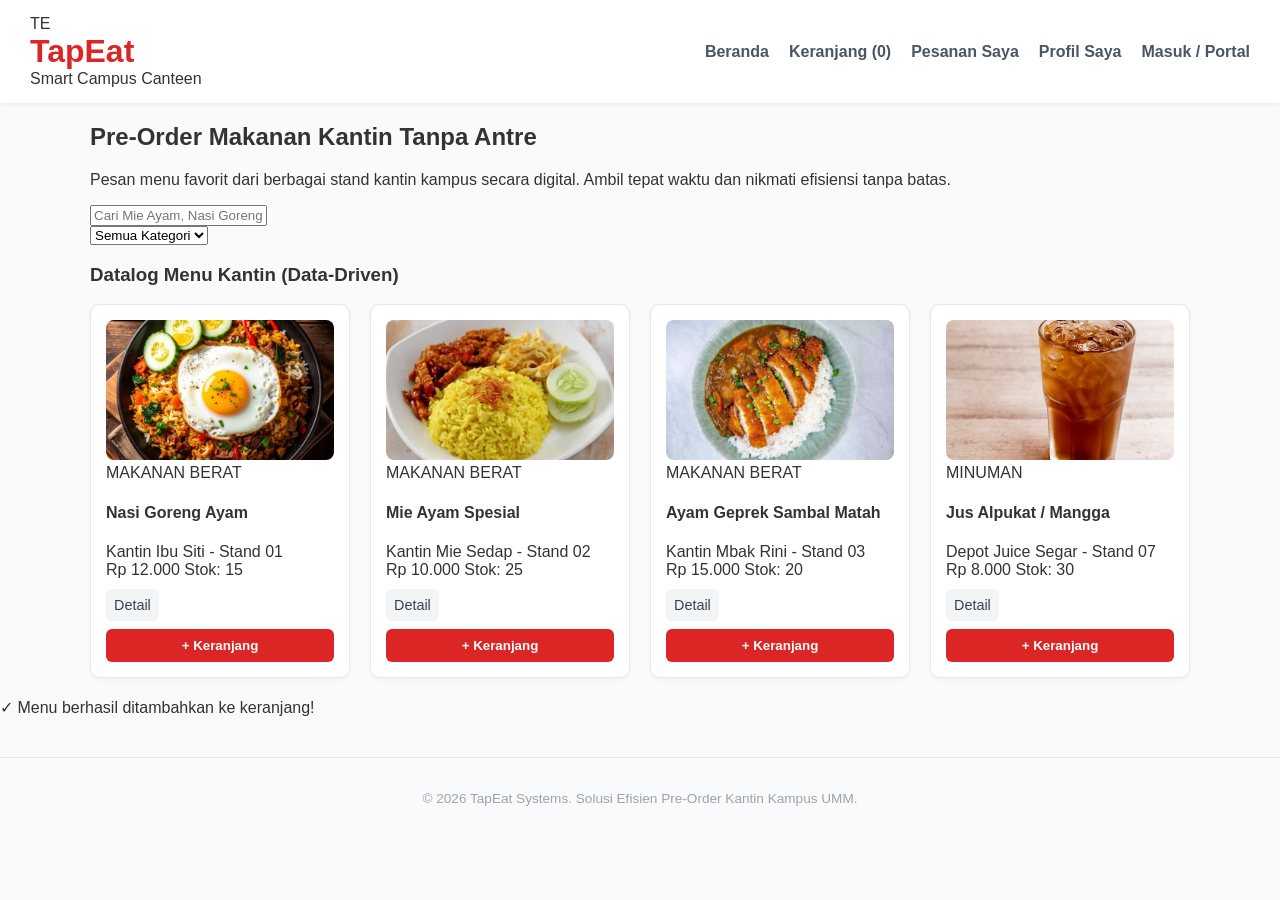
<file: index.html>
<!DOCTYPE html>
<html lang="id">
<head>
    <meta charset="UTF-8">
    <meta name="viewport" content="width=device-width, initial-scale=1.0">
    <title>TapEat - Smart Campus Canteen Pre-Order System</title>
    <link rel="stylesheet" href="src/css/style.css">
</head>
<body>

    <header>
        <div class="brand-container">
            <div class="brand-logo">TE</div>
            <div class="brand-name">
                <h1>TapEat</h1>
                <span>Smart Campus Canteen</span>
            </div>
        </div>
        <nav>
            <ul>
                <li><a href="index.html" class="active">Beranda</a></li>
                <li><a href="src/html/keranjang.html" id="cart-link">Keranjang (0)</a></li>
                <li><a href="src/html/status.html">Pesanan Saya</a></li>
                <li><a href="src/html/profile.html">Profil Saya</a></li>
                <li><a href="src/html/login.html" class="btn-auth-nav">Masuk / Portal</a></li>
            </ul>
        </nav>
    </header>

    <main class="main-container">
        
        <section class="hero-banner">
            <div class="hero-content">
                <h2>Pre-Order Makanan Kantin Tanpa Antre</h2>
                <p>Pesan menu favorit dari berbagai stand kantin kampus secara digital. Ambil tepat waktu dan nikmati efisiensi tanpa batas.</p>
            </div>
        </section>

        <section class="search-section">
            <div class="search-input-wrap">
                <input type="text" id="search-input" placeholder="Cari Mie Ayam, Nasi Goreng, Jus...">
            </div>
            <div class="filter-select-wrap">
                <select id="category-select">
                    <option value="">Semua Kategori</option>
                    <option value="makanan-berat">Makanan Berat</option>
                    <option value="camilan">Camilan</option>
                    <option value="minuman">Minuman</option>
                </select>
            </div>
        </section>

        <section>
            <div class="catalog-header">
                <h3>Datalog Menu Kantin (Data-Driven)</h3>
            </div>
            
            <!-- Container untuk Render Data dari API -->
            <div class="menu-grid" id="menu-container"></div>

            <div id="empty-message" style="display:none; text-align:center; padding:30px;">
                <p>🍽️ Maaf, menu makanan yang Anda cari tidak ditemukan.</p>
            </div>
        </section>
    </main>

    <div id="toast-notification">✓ Menu berhasil ditambahkan ke keranjang!</div>
    <footer><p>&copy; 2026 TapEat Systems. Solusi Efisien Pre-Order Kantin Kampus UMM.</p></footer>

    <!-- Connect ke Script Async/Await API -->
    <script src="src/js/main.js"></script>
</body>
</html>
</file>
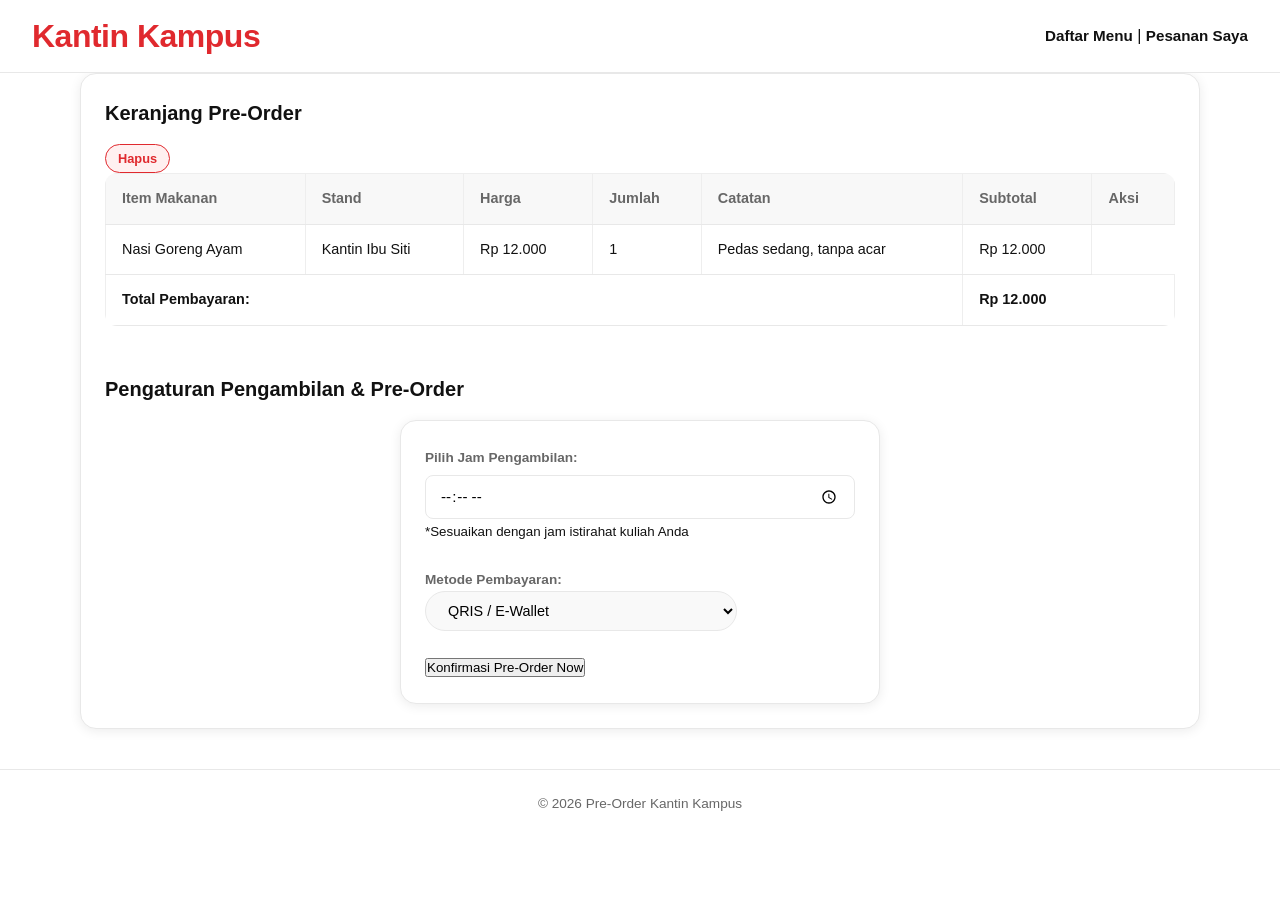
<file: keranjang.html>
<!DOCTYPE html>
<html lang="id">
<head>
    <meta charset="UTF-8">
    <meta name="viewport" content="width=device-width, initial-scale=1.0">
    <title>Keranjang Belanja - Pre-Order Kantin Kampus</title>
    <link rel="stylesheet" href="Assets/style.css">
</head>
<body>
    <header>
        <h1>Kantin Kampus</h1>
        <nav>
            <a href="index.html">Daftar Menu</a> | 
            <a href="status.html">Pesanan Saya</a>
        </nav>
    </header>

    <hr>
    <main class="cart-section">
        <h2>Keranjang Pre-Order</h2>
        
        <table class="cart-table" border="1" cellpadding="8" cellspacing="0">
            <thead>
                <tr>
                    <th>Item Makanan</th>
                    <th>Stand</th>
                    <th>Harga</th>
                    <th>Jumlah</th>
                    <th>Catatan</th>
                    <th>Subtotal</th>
                    <th>Aksi</th>
                </tr>
            </thead>
            <tbody>
                <tr>
                    <td>Nasi Goreng Ayam</td>
                    <td>Kantin Ibu Siti</td>
                    <td>Rp 12.000</td>
                    <td>1</td>
                    <td>Pedas sedang, tanpa acar</td>
                    <td>Rp 12.000</td>
                    <button type="button" class="btn-delete">Hapus</button>
            </tbody>
            <tfoot>
                <tr>
                    <td colspan="5" align="right"><strong>Total Pembayaran:</strong></td>
                    <td colspan="2"><strong>Rp 12.000</strong></td>
                </tr>
            </tfoot>
        </table>

        <br><hr><br>

        <h3>Pengaturan Pengambilan & Pre-Order</h3>
        <form action="status.html" method="GET">
            <div>
                <label for="jam-ambil">Pilih Jam Pengambilan:</label><br>
                <input type="time" id="jam-ambil" name="jam_ambil" min="08:00" max="16:00" required>
                <small>*Sesuaikan dengan jam istirahat kuliah Anda</small>
            </div>
            <br>
            <div>
                <label for="metode-bayar">Metode Pembayaran:</label><br>
                <select id="metode-bayar" name="metode_bayar" required>
                    <option value="qris">QRIS / E-Wallet</option>
                    <option value="tunai">Bayar Tunai di Stand saat Pengambilan</option>
                </select>
            </div>
            <br>
            <button type="submit">Konfirmasi Pre-Order Now</button>
        </form>
    </main>
    <hr>

    <footer>
        <p>&copy; 2026 Pre-Order Kantin Kampus</p>
    </footer>
</body>
</html>
</file>
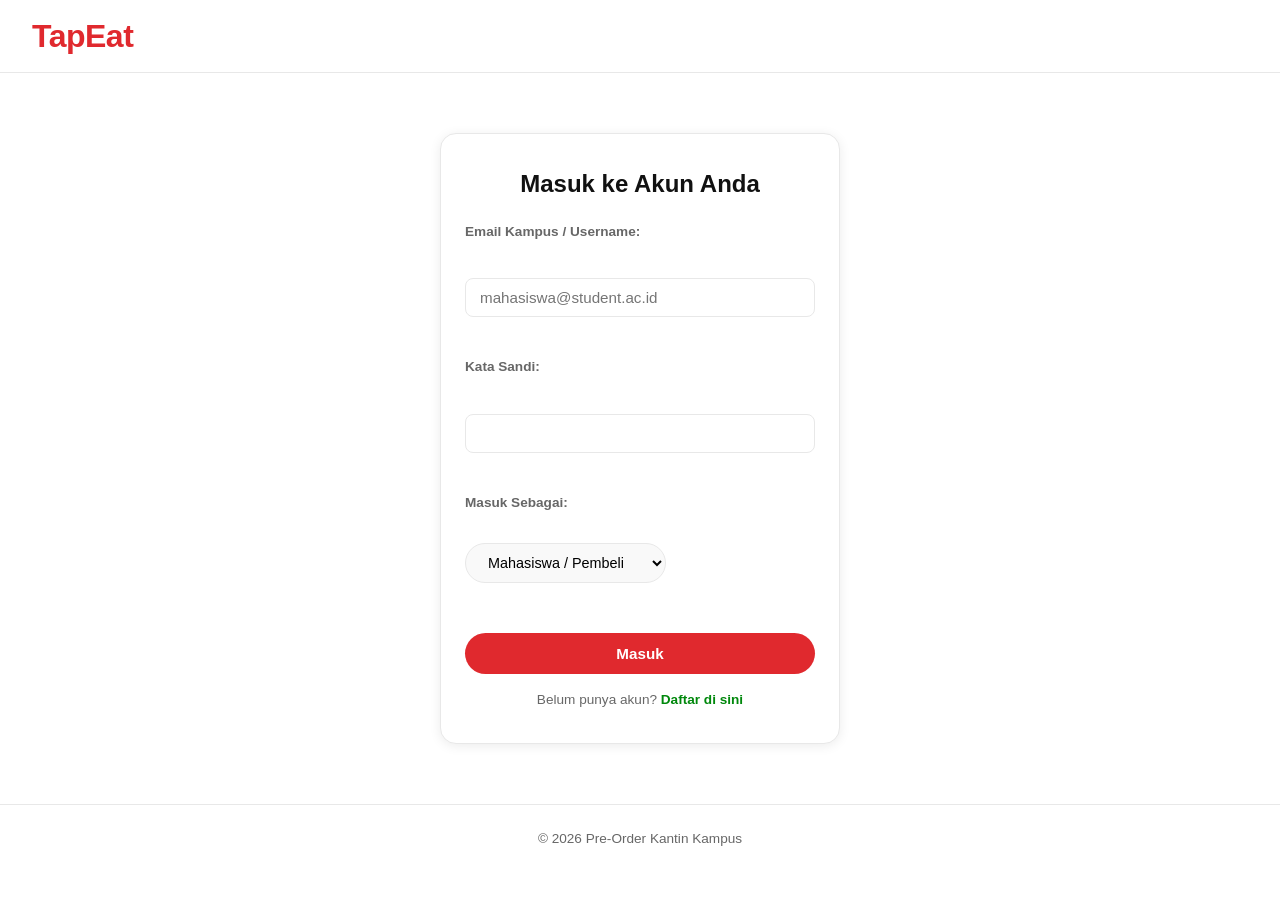
<file: login.html>
<!DOCTYPE html>
<html lang="id">
<head>
    <meta charset="UTF-8">
    <meta name="viewport" content="width=device-width, initial-scale=1.0">
    <title>Login - Pre-Order Kantin Kampus</title>
    <link rel="stylesheet" href="Assets/style.css">
</head>
<body>
    <header>
        <h1>TapEat</h1>
    </header>
    <hr>
    <main class="login-container">
        <section>
            <h2>Masuk ke Akun Anda</h2>
            <form action="index.html" method="GET">
                <div>
                    <label for="email">Email Kampus / Username:</label><br>
                    <input type="email" id="email" name="email" placeholder="mahasiswa@student.ac.id" required>
                </div>
                <br>
                <div>
                    <label for="password">Kata Sandi:</label><br>
                    <input type="password" id="password" name="password" required>
                </div>
                <br>
                <div>
                    <label for="role">Masuk Sebagai:</label><br>
                    <select id="role" name="role">
                        <option value="mahasiswa">Mahasiswa / Pembeli</option>
                        <option value="penjual">Penjual / Stand Kantin</option>
                    </select>
                </div>
                <br>
                <button type="submit">Masuk</button>
            </form>
            <p>Belum punya akun? <a href="register.html">Daftar di sini</a></p>
        </section>
    </main>
    <hr>
    <footer>
        <p>&copy; 2026 Pre-Order Kantin Kampus</p>
    </footer>
</body>
</html>
</file>
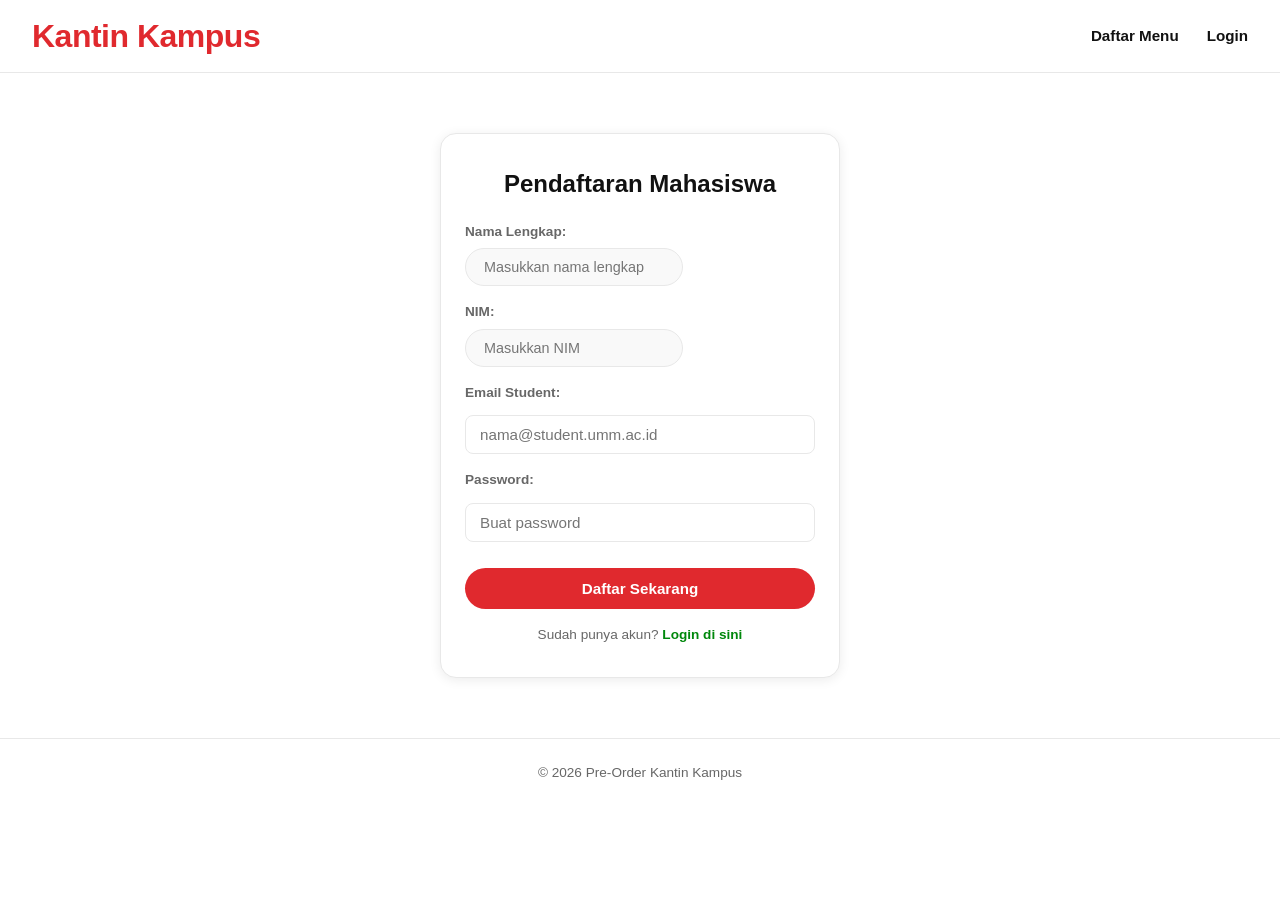
<file: register.html>
<!DOCTYPE html>
<html lang="id">
<head>
    <meta charset="UTF-8">
    <meta name="viewport" content="width=device-width, initial-scale=1.0">
    <title>Pendaftaran Mahasiswa - Pre-Order Kantin Kampus</title>
    <link rel="stylesheet" href="Assets/style.css">
</head>
<body>
    <header>
        <h1>Kantin Kampus</h1>
        <nav>
            <ul>
                <li><a href="index.html">Daftar Menu</a></li>
                <li><a href="login.html">Login</a></li>
            </ul>
        </nav>
    </header>

    <!-- GUNAKAN CLASS login-container DI SINI -->
    <main class="login-container">
        <h2>Pendaftaran Mahasiswa</h2>

        <form action="login.html" method="POST">
            <div>
                <label for="nama">Nama Lengkap:</label>
                <input type="text" id="nama" name="nama" required placeholder="Masukkan nama lengkap">
            </div>

            <div>
                <label for="nim">NIM:</label>
                <input type="text" id="nim" name="nim" required placeholder="Masukkan NIM">
            </div>

            <div>
                <label for="email">Email Student:</label>
                <input type="email" id="email" name="email" required placeholder="nama@student.umm.ac.id">
            </div>

            <div>
                <label for="password">Password:</label>
                <input type="password" id="password" name="password" required placeholder="Buat password">
            </div>

            <button type="submit">Daftar Sekarang</button>
        </form>

        <p>Sudah punya akun? <a href="login.html">Login di sini</a></p>
    </main>

    <footer>
        <p>&copy; 2026 Pre-Order Kantin Kampus</p>
    </footer>
</body>
</html>
</file>
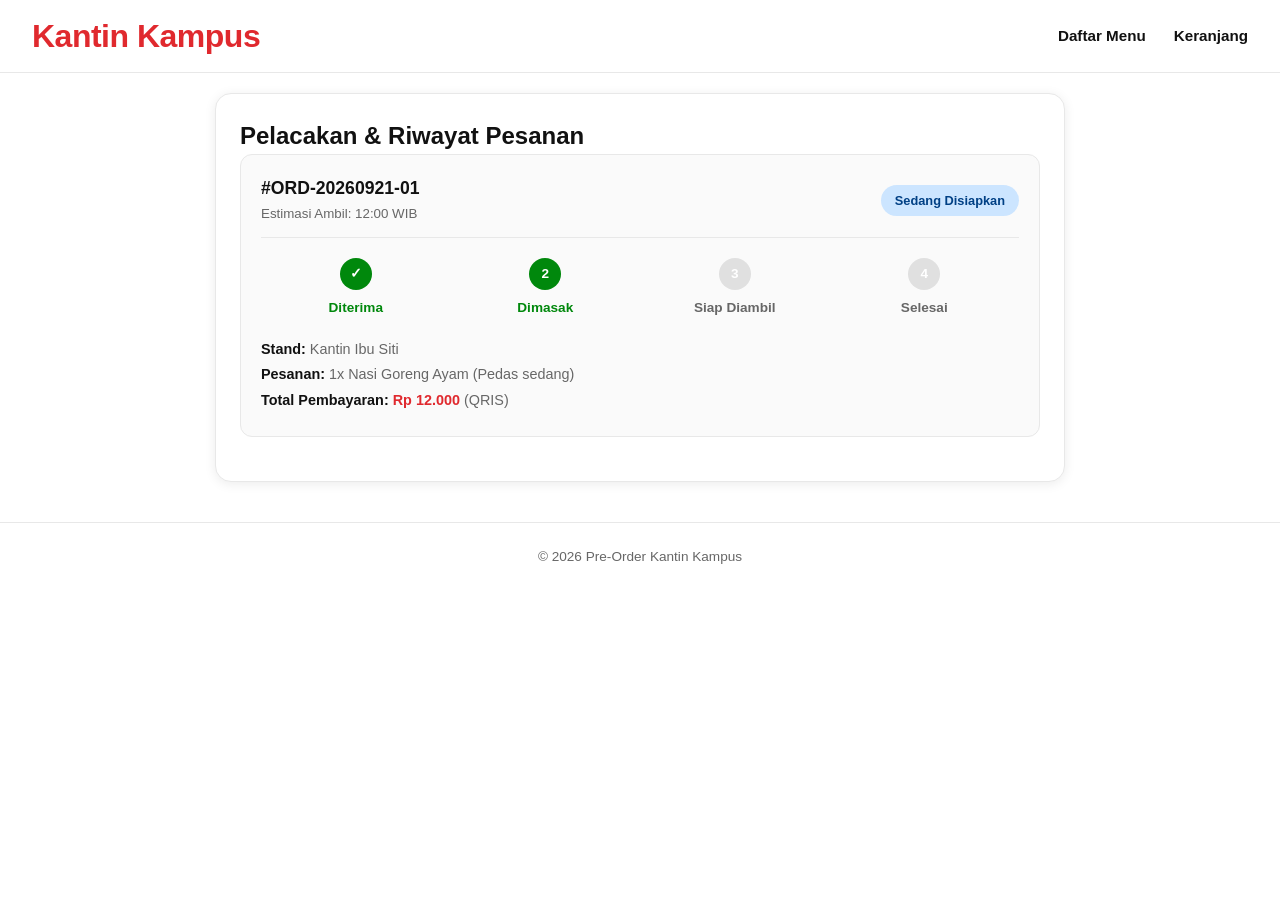
<file: status.html>
<!DOCTYPE html>
<html lang="id">
<head>
    <meta charset="UTF-8">
    <meta name="viewport" content="width=device-width, initial-scale=1.0">
    <title>Status Pesanan - Pre-Order Kantin Kampus</title>
    <!-- LINK CSS -->
    <link rel="stylesheet" href="Assets/style.css">
</head>
<body>
    <header>
        <h1>Kantin Kampus</h1>
        <nav>
            <ul>
                <li><a href="index.html">Daftar Menu</a></li>
                <li><a href="keranjang.html">Keranjang</a></li>
            </ul>
        </nav>
    </header>

    <main class="status-container">
        <h2>Pelacakan & Riwayat Pesanan</h2>

        <!-- KARTU PESANAN AKTIF -->
        <div class="status-card">
            <div class="status-header">
                <div>
                    <h3>#ORD-20260921-01</h3>
                    <small style="color: var(--text-muted);">Estimasi Ambil: 12:00 WIB</small>
                </div>
                <span class="badge-status badge-process">Sedang Disiapkan</span>
            </div>

            <!-- TIMELINE STATUS -->
            <div class="order-steps">
                <div class="step-item active">
                    <div class="icon">✓</div>
                    <span>Diterima</span>
                </div>
                <div class="step-item active">
                    <div class="icon">2</div>
                    <span>Dimasak</span>
                </div>
                <div class="step-item">
                    <div class="icon">3</div>
                    <span>Siap Diambil</span>
                </div>
                <div class="step-item">
                    <div class="icon">4</div>
                    <span>Selesai</span>
                </div>
            </div>

            <div class="order-detail-list">
                <p><strong>Stand:</strong> Kantin Ibu Siti</p>
                <p><strong>Pesanan:</strong> 1x Nasi Goreng Ayam (Pedas sedang)</p>
                <p><strong>Total Pembayaran:</strong> <strong style="color: var(--primary-red);">Rp 12.000</strong> (QRIS)</p>
            </div>
        </div>
    </main>

    <footer>
        <p>&copy; 2026 Pre-Order Kantin Kampus</p>
    </footer>
</body>
</html>
</file>
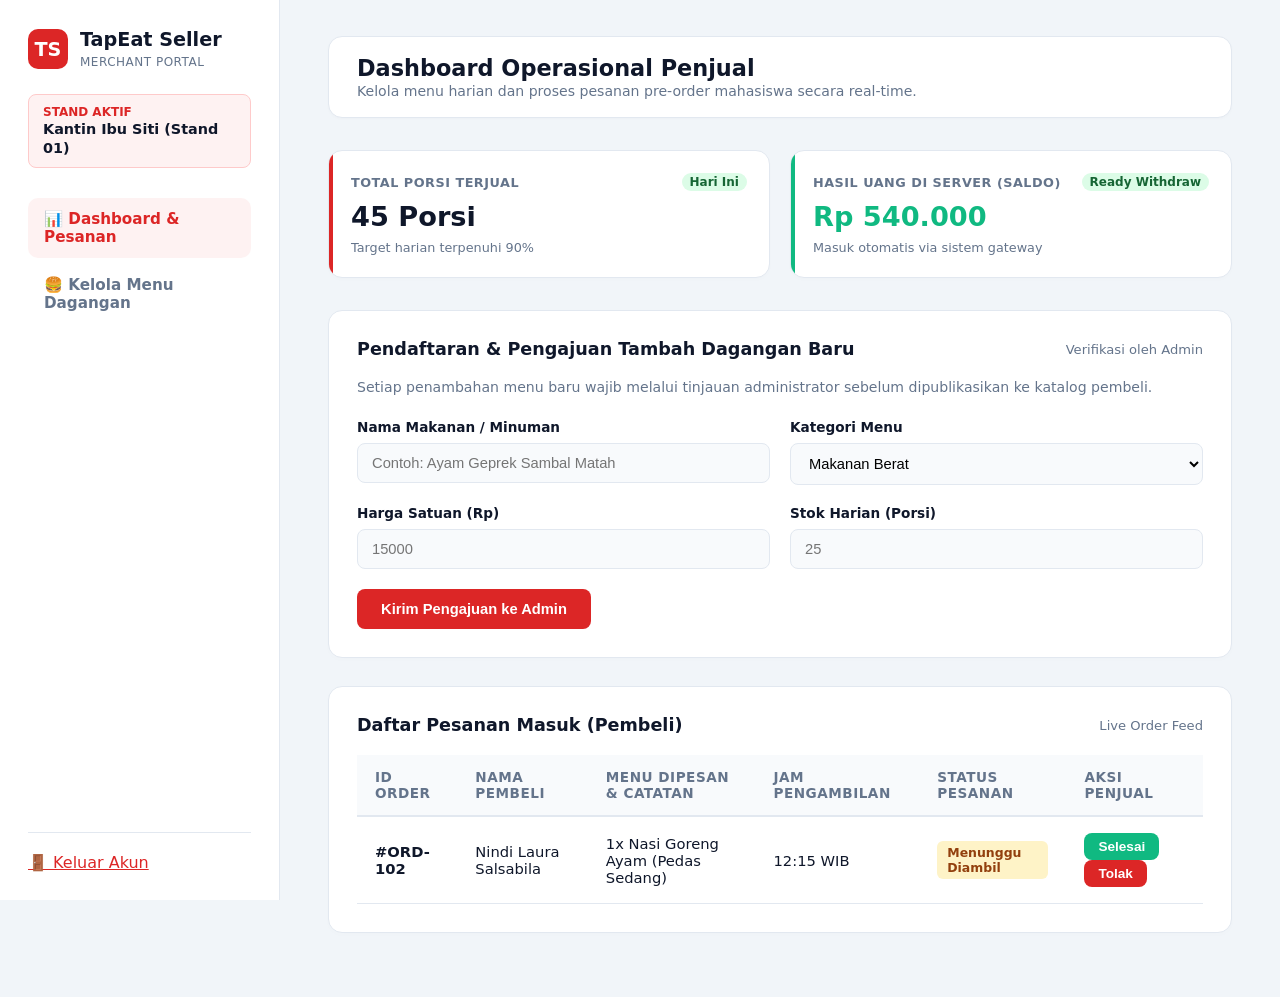
<file: Penjual/dashboard.html>
<!DOCTYPE html>
<html lang="id">
<head>
    <meta charset="UTF-8">
    <meta name="viewport" content="width=device-width, initial-scale=1.0">
    <title>Enterprise Seller Dashboard - TapEat</title>
    <style>
        :root { 
            --primary: #dc2626; 
            --primary-hover: #b91c1c; 
            --bg-body: #f1f5f9; 
            --surface: #ffffff; 
            --text-main: #0f172a; 
            --text-muted: #64748b; 
            --border: #e2e8f0;
            --success: #10b981;
        }

        body { 
            font-family: 'Segoe UI', system-ui, -apple-system, sans-serif; 
            background-color: var(--bg-body); 
            color: var(--text-main); 
            margin: 0; 
            padding: 0; 
            display: flex; 
            min-height: 100vh; 
        }
        
        /* Sidebar Professional */
        aside { 
            width: 280px; 
            background: var(--surface); 
            border-right: 1px solid var(--border); 
            display: flex; 
            flex-direction: column; 
            padding: 28px; 
            position: fixed; 
            height: 100%; 
            box-sizing: border-box; 
            z-index: 50;
        }
        .brand-box { display: flex; align-items: center; gap: 12px; margin-bottom: 24px; }
        .brand-logo { background: var(--primary); color: white; width: 40px; height: 40px; border-radius: 10px; display: flex; align-items: center; justify-content: center; font-weight: 700; font-size: 1.2rem; }
        .brand-title h2 { color: var(--text-main); font-size: 1.2rem; font-weight: 700; margin: 0; }
        .brand-title span { font-size: 0.75rem; color: var(--text-muted); font-weight: 500; text-transform: uppercase; letter-spacing: 0.5px; }
        
        .stand-badge-box { background: #fef2f2; border: 1px solid #fecaca; padding: 10px 14px; border-radius: 8px; margin-bottom: 30px; }
        .stand-badge-box span { display: block; font-size: 0.75rem; color: var(--primary); font-weight: 700; text-transform: uppercase; }
        .stand-badge-box strong { font-size: 0.9rem; color: var(--text-main); }

        aside nav a { 
            display: flex; 
            align-items: center; 
            gap: 12px; 
            padding: 12px 16px; 
            color: var(--text-muted); 
            text-decoration: none; 
            font-weight: 600; 
            font-size: 0.95rem;
            border-radius: 10px; 
            margin-bottom: 6px; 
            transition: all 0.2s ease; 
        }
        aside nav a.active, aside nav a:hover { background-color: #fef2f2; color: var(--primary); }
        aside .sidebar-footer { margin-top: auto; padding-top: 20px; border-top: 1px solid var(--border); }

        /* Main Workspace */
        .main-content { margin-left: 280px; flex: 1; padding: 36px 48px; box-sizing: border-box; }
        
        /* Top Header */
        .top-header { display: flex; justify-content: space-between; align-items: center; margin-bottom: 32px; background: var(--surface); padding: 18px 28px; border-radius: 14px; border: 1px solid var(--border); box-shadow: 0 1px 3px rgba(0,0,0,0.02); }
        .top-header h1 { font-size: 1.4rem; font-weight: 700; margin: 0; color: var(--text-main); }
        .top-header p { color: var(--text-muted); margin: 2px 0 0 0; font-size: 0.88rem; }

        /* Stats Grid */
        .stats-grid { display: grid; grid-template-columns: repeat(auto-fit, minmax(240px, 1fr)); gap: 20px; margin-bottom: 32px; }
        .stat-card { background: var(--surface); border: 1px solid var(--border); border-radius: 14px; padding: 22px; box-shadow: 0 2px 4px rgba(0,0,0,0.01); position: relative; overflow: hidden; }
        .stat-card::before { content: ''; position: absolute; top: 0; left: 0; width: 4px; height: 100%; background: var(--primary); }
        .stat-card.success::before { background: var(--success); }
        
        .stat-header { display: flex; justify-content: space-between; align-items: center; margin-bottom: 10px; }
        .stat-header h4 { margin: 0; color: var(--text-muted); font-size: 0.8rem; font-weight: 700; text-transform: uppercase; letter-spacing: 0.5px; }
        .stat-badge { font-size: 0.75rem; padding: 2px 8px; border-radius: 20px; font-weight: 600; background: #dcfce7; color: #166534; }
        .stat-card p { margin: 0; font-size: 1.7rem; font-weight: 800; color: var(--text-main); }
        .stat-footer { margin-top: 8px; font-size: 0.8rem; color: var(--text-muted); }

        /* Card Box & Form Grid */
        .card-box { background: var(--surface); border: 1px solid var(--border); border-radius: 14px; padding: 28px; box-shadow: 0 2px 6px rgba(0,0,0,0.01); margin-bottom: 28px; }
        .card-header-flex { display: flex; justify-content: space-between; align-items: center; margin-bottom: 20px; }
        .card-box h3 { margin: 0; font-size: 1.1rem; font-weight: 700; color: var(--text-main); }
        
        .form-grid { display: grid; grid-template-columns: repeat(2, 1fr); gap: 20px; margin-bottom: 20px; }
        .form-group { display: flex; flex-direction: column; }
        .form-group label { font-weight: 600; font-size: 0.85rem; margin-bottom: 8px; color: var(--text-main); }
        .form-group input, .form-group select { padding: 11px 14px; border: 1px solid var(--border); border-radius: 8px; font-size: 0.92rem; outline: none; background: #f8fafc; transition: border-color 0.2s; }
        .form-group input:focus, .form-group select:focus { border-color: var(--primary); background: #ffffff; }

        .btn-submit { background-color: var(--primary); color: white; border: none; padding: 12px 24px; border-radius: 8px; font-weight: 600; font-size: 0.92rem; cursor: pointer; transition: filter 0.2s; }
        .btn-submit:hover { filter: brightness(0.9); }

        /* Tables */
        .data-table { width: 100%; border-collapse: collapse; text-align: left; font-size: 0.92rem; }
        .data-table th { background-color: #f8fafc; padding: 14px 18px; border-bottom: 2px solid var(--border); font-weight: 600; color: var(--text-muted); font-size: 0.85rem; text-transform: uppercase; letter-spacing: 0.5px; }
        .data-table td { padding: 16px 18px; border-bottom: 1px solid var(--border); color: var(--text-main); vertical-align: middle; }
        .data-table tr:hover { background-color: #f8fafc; }

        .status-badge { display: inline-block; padding: 4px 10px; border-radius: 6px; font-size: 0.78rem; font-weight: 600; background: #fef3c7; color: #92400e; }
        
        .btn-action { padding: 6px 14px; border-radius: 8px; font-weight: 600; font-size: 0.85rem; cursor: pointer; border: none; transition: filter 0.2s; }
        .btn-action:hover { filter: brightness(0.9); }
        .btn-done { background-color: var(--success); color: white; margin-right: 6px; }
        .btn-reject { background-color: var(--primary); color: white; }

        /* Toast Notification */
        #toast-notification { visibility: hidden; min-width: 280px; background-color: #0f172a; color: #fff; text-align: center; border-radius: 10px; padding: 14px 22px; position: fixed; z-index: 1000; right: 30px; bottom: 30px; font-size: 0.92rem; box-shadow: 0 10px 25px rgba(0,0,0,0.15); border-left: 4px solid var(--success); }
        #toast-notification.show { visibility: visible; animation: fadein 0.3s, fadeout 0.3s 2.2s; }
        @keyframes fadein { from {bottom: 0; opacity: 0;} to {bottom: 30px; opacity: 1;} }
        @keyframes fadeout { from {bottom: 30px; opacity: 1;} to {bottom: 0; opacity: 0;} }
    </style>
</head>
<body>

    <!-- Sidebar Penjual Profesional -->
    <aside>
        <div class="brand-box">
            <div class="brand-logo">TS</div>
            <div class="brand-title">
                <h2>TapEat Seller</h2>
                <span>Merchant Portal</span>
            </div>
        </div>
        
        <div class="stand-badge-box">
            <span>Stand Aktif</span>
            <strong>Kantin Ibu Siti (Stand 01)</strong>
        </div>

        <nav>
            <a href="dashboard.html" class="active">📊 Dashboard & Pesanan</a>
            <a href="menu.html">🍔 Kelola Menu Dagangan</a>
        </nav>
        <div class="sidebar-footer">
            <a href="../src/html/login.html" style="color: var(--primary);">🚪 Keluar Akun</a>
        </div>
    </aside>

    <!-- Workspace Utama Penjual -->
    <main class="main-content">
        
        <!-- Top Header -->
        <div class="top-header">
            <div>
                <h1>Dashboard Operasional Penjual</h1>
                <p>Kelola menu harian dan proses pesanan pre-order mahasiswa secara real-time.</p>
            </div>
        </div>

        <!-- Statistik Kartu Korporat -->
        <div class="stats-grid">
            <div class="stat-card">
                <div class="stat-header">
                    <h4>Total Porsi Terjual</h4>
                    <span class="stat-badge">Hari Ini</span>
                </div>
                <p>45 Porsi</p>
                <div class="stat-footer">Target harian terpenuhi 90%</div>
            </div>
            <div class="stat-card success">
                <div class="stat-header">
                    <h4>Hasil Uang di Server (Saldo)</h4>
                    <span class="stat-badge">Ready Withdraw</span>
                </div>
                <p style="color: var(--success);">Rp 540.000</p>
                <div class="stat-footer">Masuk otomatis via sistem gateway</div>
            </div>
        </div>

        <!-- Form Tambah Menu Proporsional & Rapi -->
        <div class="card-box">
            <div class="card-header-flex">
                <h3>Pendaftaran & Pengajuan Tambah Dagangan Baru</h3>
                <span style="font-size: 0.82rem; color: var(--text-muted);">Verifikasi oleh Admin</span>
            </div>
            <p style="color: var(--text-muted); font-size: 0.88rem; margin-top: 0; margin-bottom: 24px;">
                Setiap penambahan menu baru wajib melalui tinjauan administrator sebelum dipublikasikan ke katalog pembeli.
            </p>
            <form onsubmit="event.preventDefault(); showToast('✓ Menu berhasil diajukan untuk diverifikasi Admin!');">
                <div class="form-grid">
                    <div class="form-group">
                        <label>Nama Makanan / Minuman</label>
                        <input type="text" placeholder="Contoh: Ayam Geprek Sambal Matah" required>
                    </div>
                    <div class="form-group">
                        <label>Kategori Menu</label>
                        <select required>
                            <option value="makanan-berat">Makanan Berat</option>
                            <option value="camilan">Camilan</option>
                            <option value="minuman">Minuman</option>
                        </select>
                    </div>
                    <div class="form-group">
                        <label>Harga Satuan (Rp)</label>
                        <input type="number" placeholder="15000" required>
                    </div>
                    <div class="form-group">
                        <label>Stok Harian (Porsi)</label>
                        <input type="number" placeholder="25" required>
                    </div>
                </div>
                <button type="submit" class="btn-submit">Kirim Pengajuan ke Admin</button>
            </form>
        </div>

        <!-- Daftar Pesanan Pembeli -->
        <div class="card-box">
            <div class="card-header-flex">
                <h3>Daftar Pesanan Masuk (Pembeli)</h3>
                <span style="font-size: 0.82rem; color: var(--text-muted);">Live Order Feed</span>
            </div>
            <div style="overflow-x: auto;">
                <table class="data-table">
                    <thead>
                        <tr>
                            <th>ID Order</th>
                            <th>Nama Pembeli</th>
                            <th>Menu Dipesan & Catatan</th>
                            <th>Jam Pengambilan</th>
                            <th>Status Pesanan</th>
                            <th>Aksi Penjual</th>
                        </tr>
                    </thead>
                    <tbody>
                        <tr>
                            <td style="font-weight: 600;">#ORD-102</td>
                            <td>Nindi Laura Salsabila</td>
                            <td>1x Nasi Goreng Ayam (Pedas Sedang)</td>
                            <td>12:15 WIB</td>
                            <td><span class="status-badge">Menunggu Diambil</span></td>
                            <td>
                                <button class="btn-action btn-done" onclick="showToast('✓ Pesanan berhasil diselesaikan!')">Selesai</button>
                                <button class="btn-action btn-reject" onclick="showToast('Pesanan berhasil ditolak.')">Tolak</button>
                            </td>
                        </tr>
                    </tbody>
                </table>
            </div>
        </div>
    </main>

    <!-- Toast Notification -->
    <div id="toast-notification">Notifikasi Berhasil</div>

    <script>
        function showToast(message) {
            const toast = document.getElementById('toast-notification');
            toast.textContent = message;
            toast.className = "show";
            setTimeout(() => { toast.className = toast.className.replace("show", ""); }, 2200);
        }
    </script>
</body>
</html>
</file>
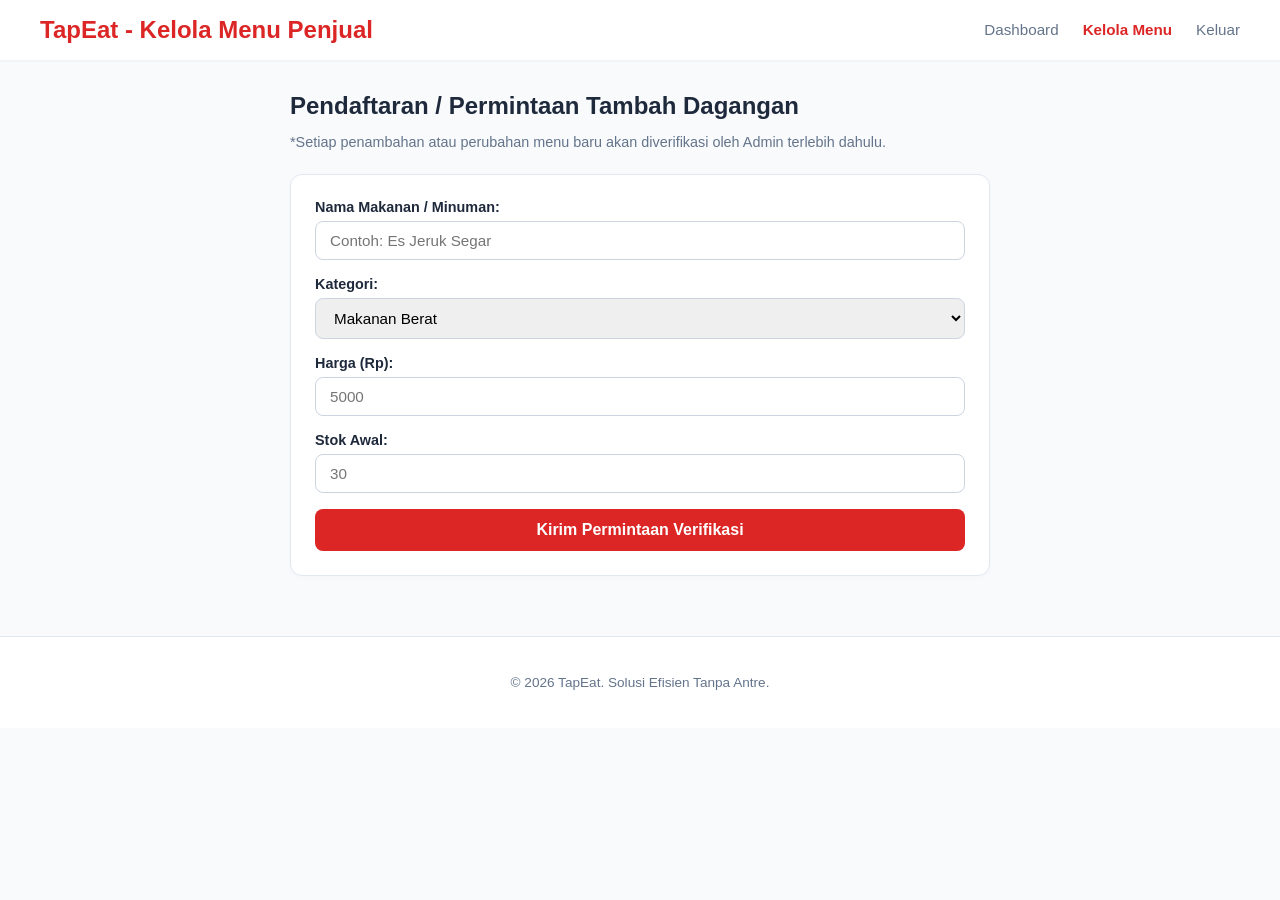
<file: Penjual/menu.html>
<!DOCTYPE html>
<html lang="id">
<head>
    <meta charset="UTF-8">
    <meta name="viewport" content="width=device-width, initial-scale=1.0">
    <title>Kelola Menu Penjual - TapEat</title>
    <link rel="stylesheet" href="../src/css/style.css">
    <style>
        :root { --primary-color: #dc2626; --primary-hover: #b91c1c; --bg-body: #f8fafc; --text-main: #1e293b; --text-muted: #64748b; }
        body { font-family: 'Segoe UI', Tahoma, Geneva, Verdana, sans-serif; background-color: var(--bg-body); color: var(--text-main); margin: 0; padding: 0; }
        header { background-color: #ffffff; padding: 16px 40px; display: flex; justify-content: space-between; align-items: center; box-shadow: 0 1px 3px rgba(0,0,0,0.05); }
        header h1 { color: var(--primary-color); font-size: 1.5rem; font-weight: 700; margin: 0; }
        header nav ul { list-style: none; display: flex; gap: 24px; margin: 0; padding: 0; align-items: center; }
        header nav ul li a { text-decoration: none; color: var(--text-muted); font-weight: 500; font-size: 0.95rem; }
        .main-container { max-width: 700px; margin: 32px auto; padding: 0 20px; }
        .card-box { background: #ffffff; border: 1px solid #e2e8f0; border-radius: 12px; padding: 24px; box-shadow: 0 2px 6px rgba(0,0,0,0.02); }
        .form-group { margin-bottom: 16px; }
        .form-group label { display: block; font-weight: 600; font-size: 0.9rem; margin-bottom: 6px; }
        .form-group input, .form-group select { width: 100%; padding: 10px 14px; border: 1px solid #cbd5e1; border-radius: 8px; font-size: 0.95rem; box-sizing: border-box; }
        .btn-submit { background-color: var(--primary-color); color: white; border: none; width: 100%; padding: 12px; border-radius: 8px; font-weight: 600; font-size: 1rem; cursor: pointer; }
        
        #toast-notification { visibility: hidden; min-width: 250px; background-color: #1e293b; color: #fff; text-align: center; border-radius: 8px; padding: 14px 20px; position: fixed; z-index: 1000; right: 30px; bottom: 30px; font-size: 0.95rem; box-shadow: 0 4px 12px rgba(0,0,0,0.15); }
        #toast-notification.show { visibility: visible; animation: fadein 0.3s, fadeout 0.3s 2.2s; }
        @keyframes fadein { from {bottom: 0; opacity: 0;} to {bottom: 30px; opacity: 1;} }
        @keyframes fadeout { from {bottom: 30px; opacity: 1;} to {bottom: 0; opacity: 0;} }

        footer { text-align: center; padding: 24px; color: var(--text-muted); font-size: 0.85rem; margin-top: 60px; border-top: 1px solid #e2e8f0; background: #ffffff; }
    </style>
</head>
<body>
    <header>
        <h1>TapEat - Kelola Menu Penjual</h1>
        <nav>
            <ul>
                <li><a href="dashboard.html">Dashboard</a></li>
                <li><a href="menu.html" style="color: var(--primary-color); font-weight: 600;">Kelola Menu</a></li>
                <li><a href="../src/html/login.html">Keluar</a></li>
            </ul>
        </nav>
    </header>

    <main class="main-container">
        <h2 style="margin-bottom: 8px;">Pendaftaran / Permintaan Tambah Dagangan</h2>
        <p style="color: var(--text-muted); font-size: 0.9rem; margin-bottom: 24px;">*Setiap penambahan atau perubahan menu baru akan diverifikasi oleh Admin terlebih dahulu.</p>

        <div class="card-box">
            <form onsubmit="event.preventDefault(); showToast('✓ Permintaan terkirim ke Admin untuk diverifikasi!');">
                <div class="form-group">
                    <label>Nama Makanan / Minuman:</label>
                    <input type="text" placeholder="Contoh: Es Jeruk Segar" required>
                </div>
                <div class="form-group">
                    <label>Kategori:</label>
                    <select required>
                        <option value="makanan-berat">Makanan Berat</option>
                        <option value="camilan">Camilan</option>
                        <option value="minuman">Minuman</option>
                    </select>
                </div>
                <div class="form-group">
                    <label>Harga (Rp):</label>
                    <input type="number" placeholder="5000" required>
                </div>
                <div class="form-group">
                    <label>Stok Awal:</label>
                    <input type="number" placeholder="30" required>
                </div>
                <button type="submit" class="btn-submit">Kirim Permintaan Verifikasi</button>
            </form>
        </div>
    </main>

    <div id="toast-notification">Notifikasi</div>
    <footer><p>&copy; 2026 TapEat. Solusi Efisien Tanpa Antre.</p></footer>

    <script>
        function showToast(message) {
            const toast = document.getElementById('toast-notification');
            toast.textContent = message;
            toast.className = "show";
            setTimeout(() => { toast.className = toast.className.replace("show", ""); }, 2200);
        }
    </script>
</body>
</html>
</file>
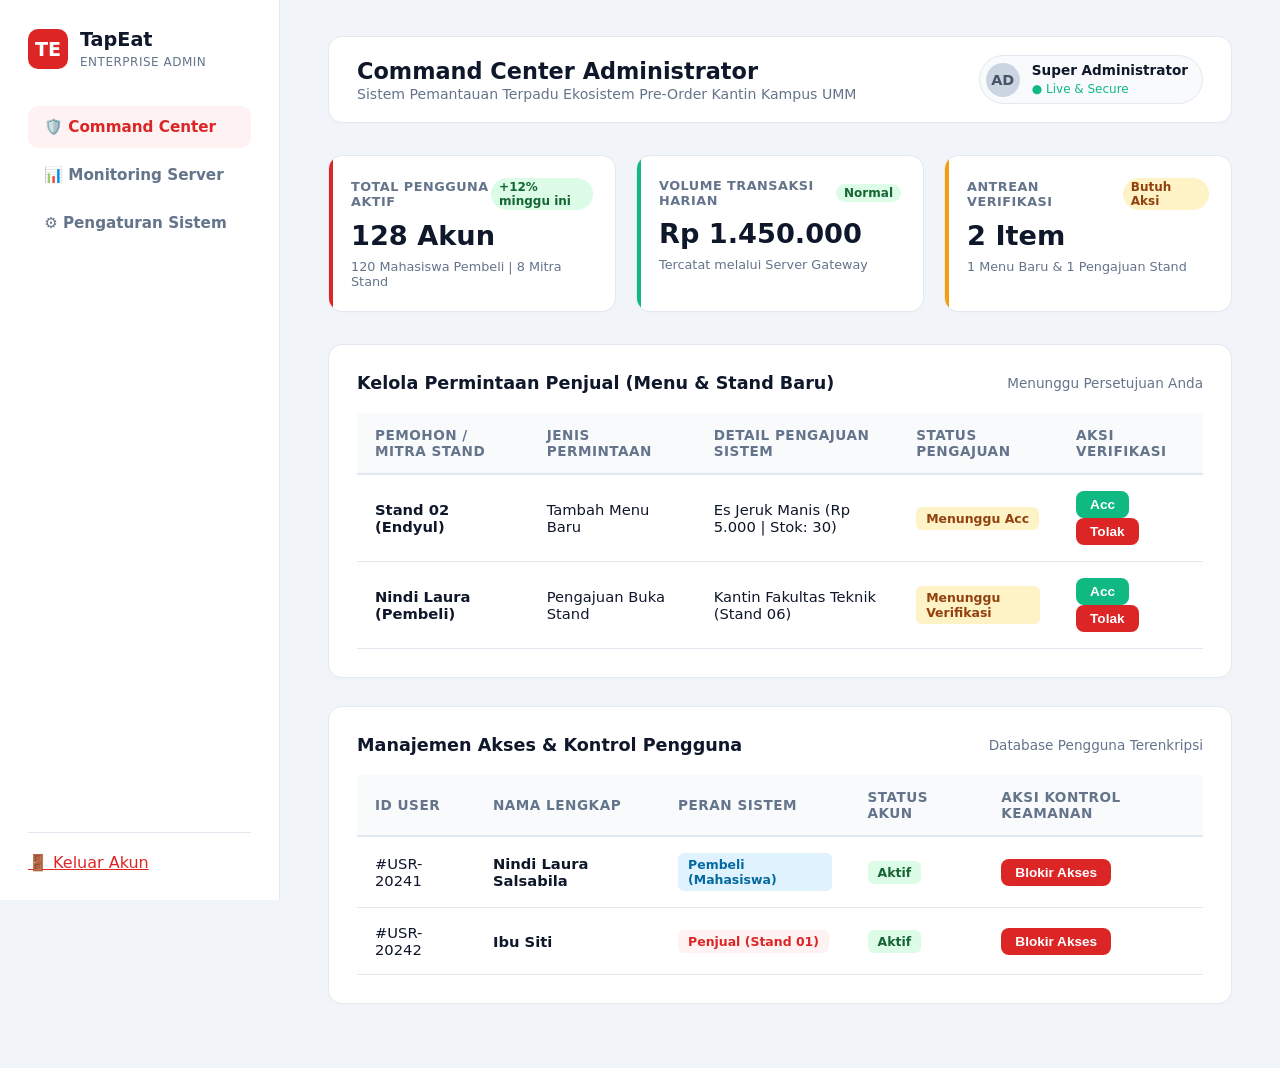
<file: src/html/admin.html>
<!DOCTYPE html>
<html lang="id">
<head>
    <meta charset="UTF-8">
    <meta name="viewport" content="width=device-width, initial-scale=1.0">
    <title>Enterprise Command Center - TapEat Admin</title>
    <style>
        :root { 
            --primary: #dc2626; 
            --primary-hover: #b91c1c; 
            --bg-body: #f1f5f9; 
            --surface: #ffffff; 
            --text-main: #0f172a; 
            --text-muted: #64748b; 
            --border: #e2e8f0;
            --success: #10b981;
            --warning: #f59e0b;
        }

        body { 
            font-family: 'Segoe UI', system-ui, -apple-system, sans-serif; 
            background-color: var(--bg-body); 
            color: var(--text-main); 
            margin: 0; 
            padding: 0; 
            display: flex; 
            min-height: 100vh; 
        }
        
        /* Sidebar Enterprise Modern */
        aside { 
            width: 280px; 
            background: var(--surface); 
            border-right: 1px solid var(--border); 
            display: flex; 
            flex-direction: column; 
            padding: 28px; 
            position: fixed; 
            height: 100%; 
            box-sizing: border-box; 
            z-index: 50;
        }
        .brand-box { display: flex; align-items: center; gap: 12px; margin-bottom: 36px; }
        .brand-logo { background: var(--primary); color: white; width: 40px; height: 40px; border-radius: 10px; display: flex; align-items: center; justify-content: center; font-weight: 700; font-size: 1.2rem; }
        .brand-title h2 { color: var(--text-main); font-size: 1.2rem; font-weight: 700; margin: 0; }
        .brand-title span { font-size: 0.75rem; color: var(--text-muted); font-weight: 500; text-transform: uppercase; letter-spacing: 0.5px; }

        aside nav a { 
            display: flex; 
            align-items: center; 
            gap: 12px; 
            padding: 12px 16px; 
            color: var(--text-muted); 
            text-decoration: none; 
            font-weight: 600; 
            font-size: 0.95rem;
            border-radius: 10px; 
            margin-bottom: 6px; 
            transition: all 0.2s ease; 
        }
        aside nav a.active, aside nav a:hover { background-color: #fef2f2; color: var(--primary); }
        aside .sidebar-footer { margin-top: auto; padding-top: 20px; border-top: 1px solid var(--border); }

        /* Main Content Workspace */
        .main-content { margin-left: 280px; flex: 1; padding: 36px 48px; box-sizing: border-box; }
        
        /* Top Navigation Header */
        .top-header { display: flex; justify-content: space-between; align-items: center; margin-bottom: 32px; background: var(--surface); padding: 18px 28px; border-radius: 14px; border: 1px solid var(--border); box-shadow: 0 1px 3px rgba(0,0,0,0.02); }
        .top-header h1 { font-size: 1.4rem; font-weight: 700; margin: 0; color: var(--text-main); }
        .top-header p { color: var(--text-muted); margin: 2px 0 0 0; font-size: 0.88rem; }
        
        .admin-profile-badge { display: flex; align-items: center; gap: 12px; background: #f8fafc; padding: 6px 14px 6px 6px; border-radius: 30px; border: 1px solid var(--border); }
        .admin-avatar { width: 34px; height: 34px; background: #cbd5e1; border-radius: 50%; display: flex; align-items: center; justify-content: center; font-weight: 700; color: #475569; font-size: 0.9rem; }
        .admin-info span { display: block; font-size: 0.85rem; font-weight: 600; line-height: 1.2; }
        .admin-info small { color: var(--text-muted); font-size: 0.75rem; }

        /* Advanced Stats Grid */
        .stats-grid { display: grid; grid-template-columns: repeat(auto-fit, minmax(220px, 1fr)); gap: 20px; margin-bottom: 32px; }
        .stat-card { background: var(--surface); border: 1px solid var(--border); border-radius: 14px; padding: 22px; box-shadow: 0 2px 4px rgba(0,0,0,0.01); position: relative; overflow: hidden; }
        .stat-card::before { content: ''; position: absolute; top: 0; left: 0; width: 4px; height: 100%; background: var(--primary); }
        .stat-card.success::before { background: var(--success); }
        .stat-card.warning::before { background: var(--warning); }
        
        .stat-header { display: flex; justify-content: space-between; align-items: center; margin-bottom: 10px; }
        .stat-header h4 { margin: 0; color: var(--text-muted); font-size: 0.8rem; font-weight: 700; text-transform: uppercase; letter-spacing: 0.5px; }
        .stat-badge { font-size: 0.75rem; padding: 2px 8px; border-radius: 20px; font-weight: 600; background: #dcfce7; color: #166534; }
        .stat-card p { margin: 0; font-size: 1.7rem; font-weight: 800; color: var(--text-main); }
        .stat-footer { margin-top: 8px; font-size: 0.8rem; color: var(--text-muted); }

        /* Card Box & Enterprise Tables */
        .card-box { background: var(--surface); border: 1px solid var(--border); border-radius: 14px; padding: 28px; box-shadow: 0 2px 6px rgba(0,0,0,0.01); margin-bottom: 28px; }
        .card-header-flex { display: flex; justify-content: space-between; align-items: center; margin-bottom: 20px; }
        .card-box h3 { margin: 0; font-size: 1.1rem; font-weight: 700; color: var(--text-main); }
        
        .data-table { width: 100%; border-collapse: collapse; text-align: left; font-size: 0.92rem; }
        .data-table th { background-color: #f8fafc; padding: 14px 18px; border-bottom: 2px solid var(--border); font-weight: 600; color: var(--text-muted); font-size: 0.85rem; text-transform: uppercase; letter-spacing: 0.5px; }
        .data-table td { padding: 16px 18px; border-bottom: 1px solid var(--border); color: var(--text-main); vertical-align: middle; }
        .data-table tr:hover { background-color: #f8fafc; }

        /* Badges & Buttons */
        .status-badge { display: inline-block; padding: 4px 10px; border-radius: 6px; font-size: 0.78rem; font-weight: 600; }
        .status-badge.pending { background: #fef3c7; color: #92400e; }
        .status-badge.active { background: #dcfce7; color: #166534; }
        .status-badge.role { background: #e0f2fe; color: #0369a1; }

        .btn-action { padding: 6px 14px; border-radius: 8px; font-weight: 600; font-size: 0.85rem; cursor: pointer; border: none; transition: filter 0.2s; }
        .btn-action:hover { filter: brightness(0.9); }
        .btn-acc { background-color: var(--success); color: white; margin-right: 6px; }
        .btn-reject { background-color: var(--primary); color: white; }

        /* Toast Notification */
        #toast-notification { visibility: hidden; min-width: 280px; background-color: #0f172a; color: #fff; text-align: center; border-radius: 10px; padding: 14px 22px; position: fixed; z-index: 1000; right: 30px; bottom: 30px; font-size: 0.92rem; box-shadow: 0 10px 25px rgba(0,0,0,0.15); border-left: 4px solid var(--success); }
        #toast-notification.show { visibility: visible; animation: fadein 0.3s, fadeout 0.3s 2.2s; }
        @keyframes fadein { from {bottom: 0; opacity: 0;} to {bottom: 30px; opacity: 1;} }
        @keyframes fadeout { from {bottom: 30px; opacity: 1;} to {bottom: 0; opacity: 0;} }
    </style>
</head>
<body>

    <!-- Sidebar Enterprise -->
    <aside>
        <div class="brand-box">
            <div class="brand-logo">TE</div>
            <div class="brand-title">
                <h2>TapEat</h2>
                <span>Enterprise Admin</span>
            </div>
        </div>
        <nav>
            <a href="admin.html" class="active">🛡️ Command Center</a>
            <a href="admin.html">📊 Monitoring Server</a>
            <a href="admin.html">⚙️ Pengaturan Sistem</a>
        </nav>
        <div class="sidebar-footer">
            <a href="login.html" style="color: var(--primary);">🚪 Keluar Akun</a>
        </div>
    </aside>

    <!-- Workspace Utama Admin -->
    <main class="main-content">

        <!-- Top Header Banner -->
        <div class="top-header">
            <div>
                <h1>Command Center Administrator</h1>
                <p>Sistem Pemantauan Terpadu Ekosistem Pre-Order Kantin Kampus UMM</p>
            </div>
            <div class="admin-profile-badge">
                <div class="admin-avatar">AD</div>
                <div class="admin-info">
                    <span>Super Administrator</span>
                    <small style="color: var(--success);">● Live & Secure</small>
                </div>
            </div>
        </div>

        <!-- Metrik Statistik Berstandar Dashboard Korporat -->
        <div class="stats-grid">
            <div class="stat-card">
                <div class="stat-header">
                    <h4>Total Pengguna Aktif</h4>
                    <span class="stat-badge">+12% minggu ini</span>
                </div>
                <p>128 Akun</p>
                <div class="stat-footer">120 Mahasiswa Pembeli | 8 Mitra Stand</div>
            </div>
            <div class="stat-card success">
                <div class="stat-header">
                    <h4>Volume Transaksi Harian</h4>
                    <span class="stat-badge">Normal</span>
                </div>
                <p>Rp 1.450.000</p>
                <div class="stat-footer">Tercatat melalui Server Gateway</div>
            </div>
            <div class="stat-card warning">
                <div class="stat-header">
                    <h4>Antrean Verifikasi</h4>
                    <span class="stat-badge" style="background: #fef3c7; color: #92400e;">Butuh Aksi</span>
                </div>
                <p>2 Item</p>
                <div class="stat-footer">1 Menu Baru & 1 Pengajuan Stand</div>
            </div>
        </div>

        <!-- Kelola Permintaan Penjual (Acc / Tolak) dengan Desain Tabel Profesional -->
        <div class="card-box">
            <div class="card-header-flex">
                <h3>Kelola Permintaan Penjual (Menu & Stand Baru)</h3>
                <span style="font-size: 0.85rem; color: var(--text-muted);">Menunggu Persetujuan Anda</span>
            </div>
            <div style="overflow-x: auto;">
                <table class="data-table">
                    <thead>
                        <tr>
                            <th>Pemohon / Mitra Stand</th>
                            <th>Jenis Permintaan</th>
                            <th>Detail Pengajuan Sistem</th>
                            <th>Status Pengajuan</th>
                            <th>Aksi Verifikasi</th>
                        </tr>
                    </thead>
                    <tbody>
                        <tr>
                            <td style="font-weight: 600;">Stand 02 (Endyul)</td>
                            <td>Tambah Menu Baru</td>
                            <td>Es Jeruk Manis (Rp 5.000 | Stok: 30)</td>
                            <td><span class="status-badge pending">Menunggu Acc</span></td>
                            <td>
                                <button class="btn-action btn-acc" onclick="showToast('✓ Menu baru berhasil di-Acc & dipublikasikan!')">Acc</button>
                                <button class="btn-action btn-reject" onclick="showToast('Permintaan menu ditolak.')">Tolak</button>
                            </td>
                        </tr>
                        <tr>
                            <td style="font-weight: 600;">Nindi Laura (Pembeli)</td>
                            <td>Pengajuan Buka Stand</td>
                            <td>Kantin Fakultas Teknik (Stand 06)</td>
                            <td><span class="status-badge pending">Menunggu Verifikasi</span></td>
                            <td>
                                <button class="btn-action btn-acc" onclick="showToast('✓ Stand baru berhasil di-Acc & role diperbarui!')">Acc</button>
                                <button class="btn-action btn-reject" onclick="showToast('Pengajuan stand ditolak.')">Tolak</button>
                            </td>
                        </tr>
                    </tbody>
                </table>
            </div>
        </div>

        <!-- Manajemen Akses Seluruh Pengguna -->
        <div class="card-box">
            <div class="card-header-flex">
                <h3>Manajemen Akses & Kontrol Pengguna</h3>
                <span style="font-size: 0.85rem; color: var(--text-muted);">Database Pengguna Terenkripsi</span>
            </div>
            <div style="overflow-x: auto;">
                <table class="data-table">
                    <thead>
                        <tr>
                            <th>ID User</th>
                            <th>Nama Lengkap</th>
                            <th>Peran Sistem</th>
                            <th>Status Akun</th>
                            <th>Aksi Kontrol Keamanan</th>
                        </tr>
                    </thead>
                    <tbody>
                        <tr>
                            <td>#USR-20241</td>
                            <td style="font-weight: 600;">Nindi Laura Salsabila</td>
                            <td><span class="status-badge role">Pembeli (Mahasiswa)</span></td>
                            <td><span class="status-badge active">Aktif</span></td>
                            <td><button class="btn-action btn-reject" onclick="showToast('Akun berhasil diblokir dari sistem!')">Blokir Akses</button></td>
                        </tr>
                        <tr>
                            <td>#USR-20242</td>
                            <td style="font-weight: 600;">Ibu Siti</td>
                            <td><span class="status-badge role" style="background: #fef2f2; color: #dc2626;">Penjual (Stand 01)</span></td>
                            <td><span class="status-badge active">Aktif</span></td>
                            <td><button class="btn-action btn-reject" onclick="showToast('Mitra stand berhasil ditangguhkan!')">Blokir Akses</button></td>
                        </tr>
                    </tbody>
                </table>
            </div>
        </div>

    </main>

    <!-- Elemen Toast Notifikasi Modern -->
    <div id="toast-notification">Notifikasi Sistem Berhasil</div>

    <script>
        function showToast(message) {
            const toast = document.getElementById('toast-notification');
            toast.textContent = message;
            toast.className = "show";
            setTimeout(() => { toast.className = toast.className.replace("show", ""); }, 2200);
        }
    </script>
</body>
</html>
</file>
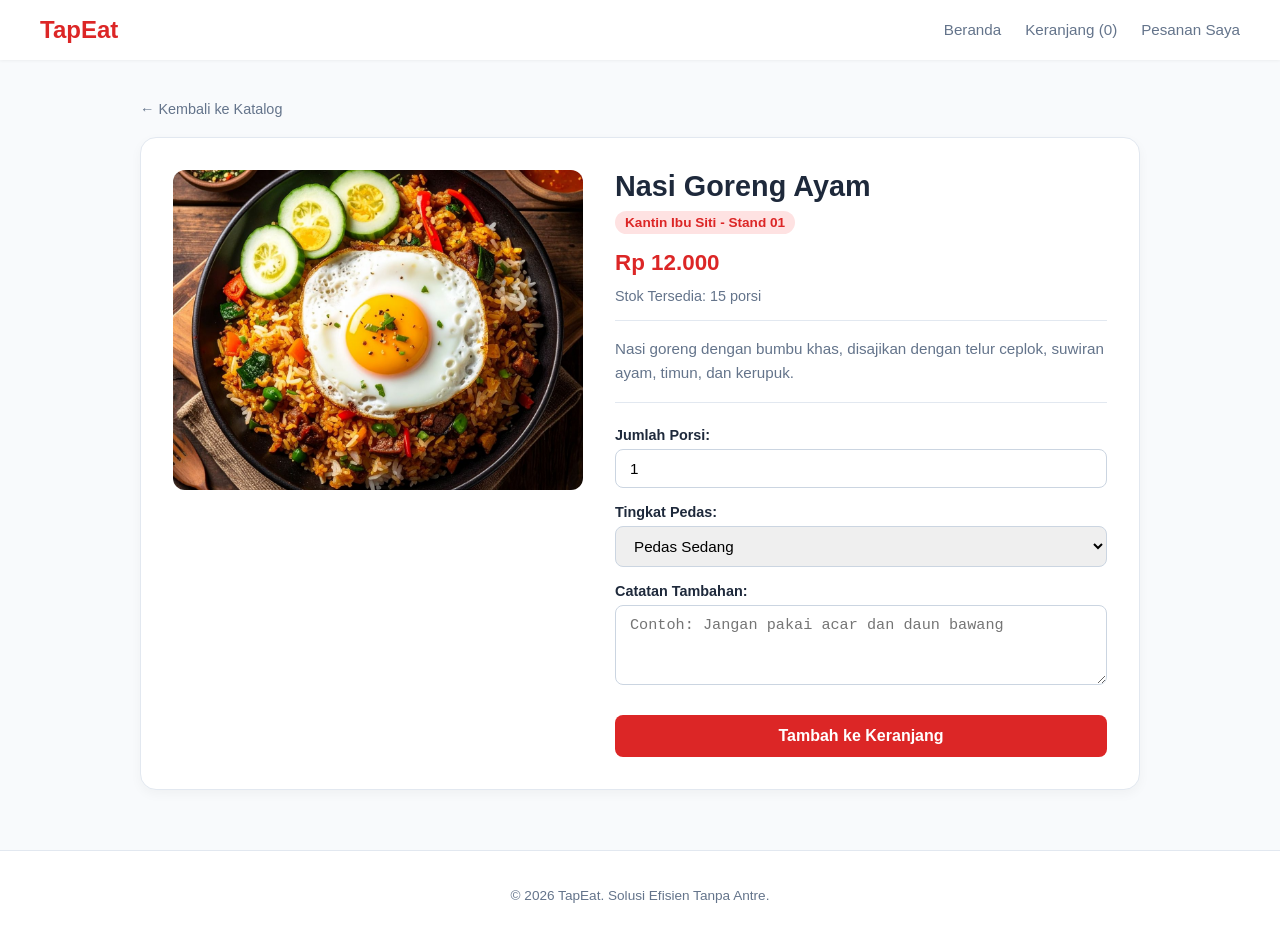
<file: src/html/detailMakanan.html>
<!DOCTYPE html>
<html lang="id">
<head>
    <meta charset="UTF-8">
    <meta name="viewport" content="width=device-width, initial-scale=1.0">
    <title>Detail Makanan - TapEat</title>
    <link rel="stylesheet" href="../css/style.css">
    <style>
        :root {
            --primary-color: #dc2626;
            --primary-hover: #b91c1c;
            --bg-body: #f8fafc;
            --text-main: #1e293b;
            --text-muted: #64748b;
        }

        body {
            font-family: 'Segoe UI', Tahoma, Geneva, Verdana, sans-serif;
            background-color: var(--bg-body);
            color: var(--text-main);
            margin: 0;
            padding: 0;
        }

        header {
            background-color: #ffffff;
            padding: 16px 40px;
            display: flex;
            justify-content: space-between;
            align-items: center;
            box-shadow: 0 1px 3px rgba(0, 0, 0, 0.05);
            position: sticky;
            top: 0;
            z-index: 100;
        }

        header h1 {
            color: var(--primary-color);
            font-size: 1.5rem;
            font-weight: 700;
            margin: 0;
        }

        header nav ul {
            list-style: none;
            display: flex;
            gap: 24px;
            margin: 0;
            padding: 0;
            align-items: center;
        }

        header nav ul li a {
            text-decoration: none;
            color: var(--text-muted);
            font-weight: 500;
            font-size: 0.95rem;
            transition: color 0.2s;
        }

        header nav ul li a:hover {
            color: var(--primary-color);
        }

        .main-container {
            max-width: 1000px;
            margin: 40px auto;
            padding: 0 20px;
        }

        .back-link {
            display: inline-block;
            margin-bottom: 20px;
            text-decoration: none;
            color: var(--text-muted);
            font-weight: 500;
            font-size: 0.9rem;
            transition: color 0.2s;
        }

        .back-link:hover {
            color: var(--primary-color);
        }

        .detail-card {
            background: #ffffff;
            border: 1px solid #e2e8f0;
            border-radius: 16px;
            box-shadow: 0 4px 12px rgba(0, 0, 0, 0.04);
            display: grid;
            grid-template-columns: 1fr 1.2fr;
            overflow: hidden;
            gap: 32px;
            padding: 32px;
        }

        @media (max-width: 768px) {
            .detail-card {
                grid-template-columns: 1fr;
                padding: 20px;
            }
        }

        .detail-image img {
            width: 100%;
            height: 320px;
            object-fit: cover;
            border-radius: 12px;
        }

        .detail-info h2 {
            font-size: 1.8rem;
            font-weight: 700;
            color: var(--text-main);
            margin: 0 0 8px 0;
        }

        .stand-badge {
            display: inline-block;
            background-color: #fee2e2;
            color: var(--primary-color);
            font-size: 0.85rem;
            font-weight: 600;
            padding: 4px 10px;
            border-radius: 20px;
            margin-bottom: 16px;
        }

        .price {
            font-size: 1.4rem;
            font-weight: 700;
            color: var(--primary-color);
            margin-bottom: 12px;
        }

        .stock {
            font-size: 0.9rem;
            color: var(--text-muted);
            margin-bottom: 16px;
        }

        .description {
            font-size: 0.95rem;
            color: var(--text-muted);
            line-height: 1.6;
            margin-bottom: 24px;
            border-top: 1px solid #e2e8f0;
            border-bottom: 1px solid #e2e8f0;
            padding: 16px 0;
        }

        .form-group {
            margin-bottom: 16px;
        }

        .form-group label {
            display: block;
            font-weight: 600;
            font-size: 0.9rem;
            margin-bottom: 6px;
        }

        .form-group input, .form-group select, .form-group textarea {
            width: 100%;
            padding: 10px 14px;
            border: 1px solid #cbd5e1;
            border-radius: 8px;
            font-size: 0.95rem;
            outline: none;
            box-sizing: border-box;
        }

        .form-group textarea {
            resize: vertical;
            height: 80px;
        }

        .btn-add-cart {
            background-color: var(--primary-color);
            color: white;
            border: none;
            width: 100%;
            padding: 12px;
            border-radius: 8px;
            font-weight: 600;
            font-size: 1rem;
            cursor: pointer;
            transition: background-color 0.2s;
            margin-top: 10px;
        }

        .btn-add-cart:hover {
            background-color: var(--primary-hover);
        }

        /* Toast Notification Modern */
        #toast-notification {
            visibility: hidden;
            min-width: 250px;
            background-color: #1e293b;
            color: #fff;
            text-align: center;
            border-radius: 8px;
            padding: 14px 20px;
            position: fixed;
            z-index: 1000;
            right: 30px;
            bottom: 30px;
            font-size: 0.95rem;
            box-shadow: 0 4px 12px rgba(0,0,0,0.15);
        }

        #toast-notification.show {
            visibility: visible;
            animation: fadein 0.3s, fadeout 0.3s 2.2s;
        }

        @keyframes fadein {
            from {bottom: 0; opacity: 0;}
            to {bottom: 30px; opacity: 1;}
        }

        @keyframes fadeout {
            from {bottom: 30px; opacity: 1;}
            to {bottom: 0; opacity: 0;}
        }

        footer {
            text-align: center;
            padding: 24px;
            color: var(--text-muted);
            font-size: 0.85rem;
            margin-top: 60px;
            border-top: 1px solid #e2e8f0;
            background-color: #ffffff;
        }
    </style>
</head>
<body>

    <header>
        <h1>TapEat</h1>
        <nav>
            <ul>
                <li><a href="../../index.php">Beranda</a></li>
                <li><a href="keranjang.html" id="cart-link">Keranjang (0)</a></li>
                <li><a href="status.html">Pesanan Saya</a></li>
            </ul>
        </nav>
    </header>

    <main class="main-container">
        <a href="../../index.php" class="back-link">← Kembali ke Katalog</a>

        <div class="detail-card">
            <div class="detail-image">
                <img id="food-img" src="../../Assets/images/nasiGoreng.jpg" alt="Foto Makanan">
            </div>

            <div class="detail-info">
                <h2 id="food-title">Nasi Goreng Ayam</h2>
                <span class="id-stand stand-badge" id="food-stand">Kantin Ibu Siti - Stand 01</span>
                <div class="price" id="food-price">Rp 12.000</div>
                <div class="stock" id="food-stock">Stok Tersedia: 15 porsi</div>
                <p class="description" id="food-desc">Nasi goreng dengan bumbu khas, disajikan dengan telur ceplok, suwiran ayam, timun, dan kerupuk.</p>

                <form id="order-form">
                    <div class="form-group">
                        <label for="jumlah">Jumlah Porsi:</label>
                        <input type="number" id="jumlah" value="1" min="1" max="50" required>
                    </div>

                    <div class="form-group">
                        <label for="pedas">Tingkat Pedas:</label>
                        <select id="pedas">
                            <option value="tidak-pedas">Tidak Pedas</option>
                            <option value="sedang" selected>Pedas Sedang</option>
                            <option value="pedas">Pedas Banget</option>
                        </select>
                    </div>

                    <div class="form-group">
                        <label for="catatan">Catatan Tambahan:</label>
                        <textarea id="catatan" placeholder="Contoh: Jangan pakai acar dan daun bawang"></textarea>
                    </div>

                    <button type="submit" class="btn-add-cart">Tambah ke Keranjang</button>
                </form>
            </div>
        </div>
    </main>

    <!-- Toast Notification Element -->
    <div id="toast-notification">✓ Menu berhasil ditambahkan ke keranjang!</div>

    <footer>
        <p>&copy; 2026 TapEat. Solusi Efisien Tanpa Antre.</p>
    </footer>

    <script>
        const menuDatabase = {
            "nasi-goreng": {
                title: "Nasi Goreng Ayam",
                stand: "Kantin Ibu Siti - Stand 01",
                priceNum: 12000,
                price: "Rp 12.000",
                stock: "Stok Tersedia: 15 porsi",
                desc: "Nasi goreng dengan bumbu khas, disajikan dengan telur ceplok, suwiran ayam, timun, dan kerupuk.",
                img: "../../Assets/images/nasiGoreng.jpg"
            },
            "nasi-kuning": {
                title: "Nasi Kuning",
                stand: "Kantin Endyul - Stand 02",
                priceNum: 12000,
                price: "Rp 12.000",
                stock: "Stok Tersedia: 20 porsi",
                desc: "Nasi kuning gurih dengan lauk suwiran ayam, kering tempe, telur balado, dan sambal khas.",
                img: "../../Assets/images/nasiKuning.jpg"
            },
            "ayam-katsu": {
                title: "Nasi Ayam Katsu",
                stand: "Kantin Pojok - Stand 03",
                priceNum: 13000,
                price: "Rp 13.000",
                stock: "Stok Tersedia: 25 porsi",
                desc: "Daging ayam fillet dilapisi tepung roti renyah, digoreng keemasan, disajikan dengan saus spesial.",
                img: "../../Assets/images/nasiAyamKatsu.jpg"
            },
            "es-teh": {
                title: "Es Teh Manis",
                stand: "Kantin Berkah - Stand 05",
                priceNum: 3000,
                price: "Rp 3.000",
                stock: "Stok Tersedia: 50 porsi",
                desc: "Teh pilihan segar dengan gula asli dan es batu yang menyegarkan dahaga.",
                img: "../../Assets/images/EstehManis.jpg"
            }
        };

        function updateCartBadge() {
            let cart = JSON.parse(localStorage.getItem('tapest_cart')) || [];
            let totalItems = cart.reduce((sum, item) => sum + item.qty, 0);
            document.getElementById('cart-link').textContent = `Keranjang (${totalItems})`;
        }
        updateCartBadge();

        const urlParams = new URLSearchParams(window.location.search);
        const menuKey = urlParams.get('menu') || 'nasi-goreng';

        if (menuDatabase[menuKey]) {
            const data = menuDatabase[menuKey];
            document.getElementById('food-title').textContent = data.title;
            document.getElementById('food-stand').textContent = data.stand;
            document.getElementById('food-price').textContent = data.price;
            document.getElementById('food-stock').textContent = data.stock;
            document.getElementById('food-desc').textContent = data.desc;
            document.getElementById('food-img').src = data.img;
        }

        // Simpan ke localStorage dengan Toast Notification tanpa alert bawaan
        document.getElementById('order-form').addEventListener('submit', function(e) {
            e.preventDefault();
            const qty = parseInt(document.getElementById('jumlah').value) || 1;
            
            let cart = JSON.parse(localStorage.getItem('tapest_cart')) || [];
            let existingItem = cart.find(item => item.key === menuKey);
            
            if (existingItem) {
                existingItem.qty += qty;
            } else {
                cart.push({
                    key: menuKey,
                    title: menuDatabase[menuKey].title,
                    stand: menuDatabase[menuKey].stand,
                    priceNum: menuDatabase[menuKey].priceNum,
                    price: menuDatabase[menuKey].price,
                    qty: qty
                });
            }

            localStorage.setItem('tapest_cart', JSON.stringify(cart));
            updateCartBadge();

            // Tampilkan Toast halus
            const toast = document.getElementById('toast-notification');
            toast.className = "show";
            setTimeout(() => { toast.className = toast.className.replace("show", ""); }, 2500);
        });
    </script>

</body>
</html>
</file>
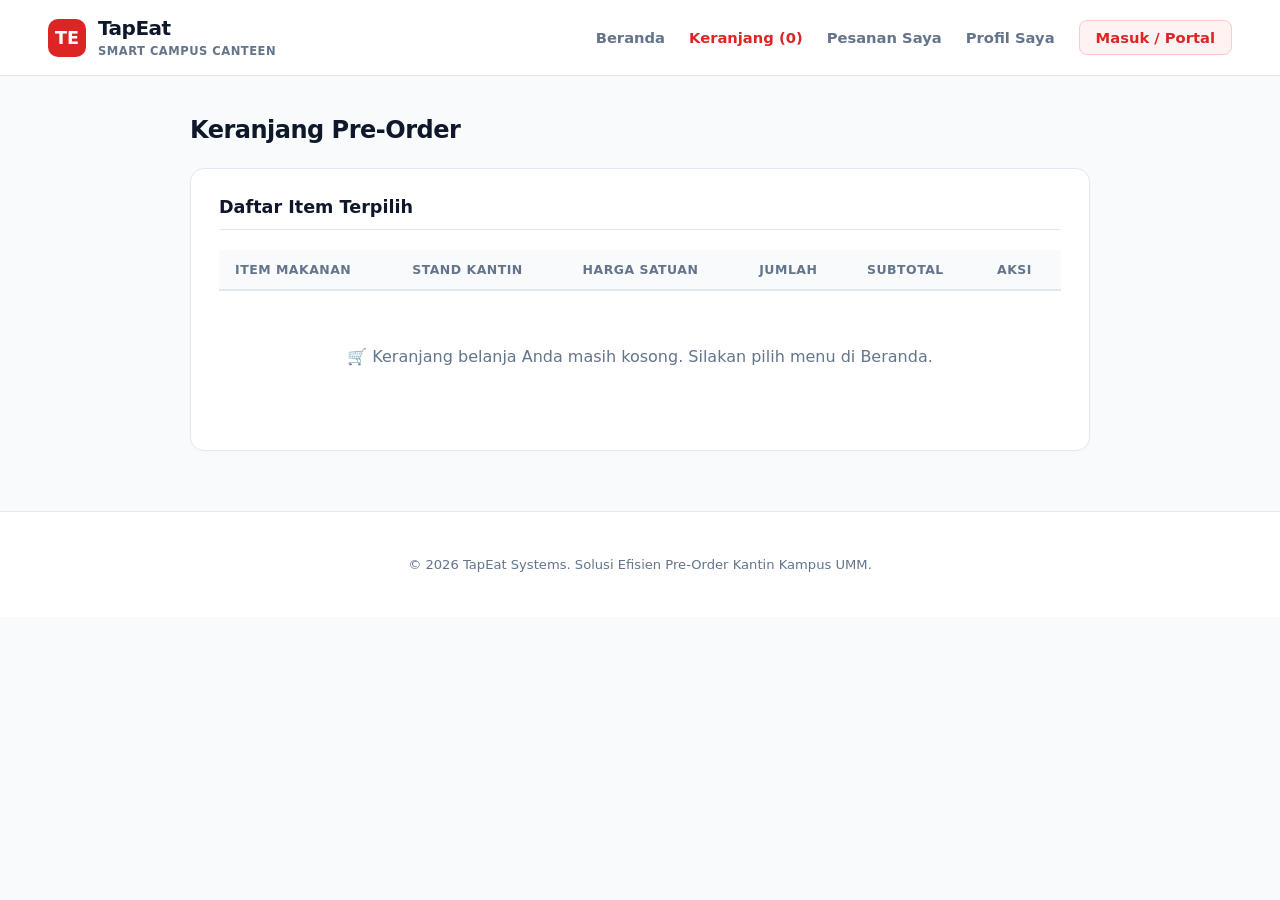
<file: src/html/keranjang.html>
<!DOCTYPE html>
<html lang="id">
<head>
    <meta charset="UTF-8">
    <meta name="viewport" content="width=device-width, initial-scale=1.0">
    <title>Keranjang Pre-Order - TapEat</title>
    <style>
        :root {
            --primary: #dc2626;
            --primary-hover: #b91c1c;
            --bg-body: #f8fafc;
            --surface: #ffffff;
            --text-main: #0f172a;
            --text-muted: #64748b;
            --border: #e2e8f0;
            --radius: 14px;
        }

        body {
            font-family: 'Segoe UI', system-ui, -apple-system, sans-serif;
            background-color: var(--bg-body);
            color: var(--text-main);
            margin: 0;
            padding: 0;
            -webkit-font-smoothing: antialiased;
        }

        /* Navbar Korporat Modern */
        header {
            background-color: var(--surface);
            padding: 16px 48px;
            display: flex;
            justify-content: space-between;
            align-items: center;
            border-bottom: 1px solid var(--border);
            position: sticky;
            top: 0;
            z-index: 100;
            box-shadow: 0 1px 3px rgba(0,0,0,0.02);
        }

        .brand-container {
            display: flex;
            align-items: center;
            gap: 12px;
        }

        .brand-logo {
            background: var(--primary);
            color: white;
            width: 38px;
            height: 38px;
            border-radius: 10px;
            display: flex;
            align-items: center;
            justify-content: center;
            font-weight: 800;
            font-size: 1.1rem;
        }

        .brand-name h1 {
            color: var(--text-main);
            font-size: 1.25rem;
            font-weight: 800;
            margin: 0;
            letter-spacing: -0.5px;
        }

        .brand-name span {
            font-size: 0.72rem;
            color: var(--text-muted);
            font-weight: 600;
            text-transform: uppercase;
            letter-spacing: 0.5px;
        }

        header nav ul {
            list-style: none;
            display: flex;
            gap: 24px;
            margin: 0;
            padding: 0;
            align-items: center;
        }

        header nav ul li a {
            text-decoration: none;
            color: var(--text-muted);
            font-weight: 600;
            font-size: 0.92rem;
            transition: color 0.2s;
        }

        header nav ul li a:hover, header nav ul li a.active {
            color: var(--primary);
        }

        .btn-auth-nav {
            background: #fef2f2;
            color: var(--primary) !important;
            padding: 8px 16px;
            border-radius: 8px;
            border: 1px solid #fecaca;
        }

        /* Main Workspace */
        .main-container {
            max-width: 900px;
            margin: 40px auto;
            padding: 0 24px;
        }

        .page-title {
            font-size: 1.5rem;
            font-weight: 800;
            margin-bottom: 24px;
            color: var(--text-main);
            letter-spacing: -0.5px;
        }

        .card-box {
            background: var(--surface);
            border: 1px solid var(--border);
            border-radius: var(--radius);
            padding: 28px;
            box-shadow: 0 2px 6px rgba(0,0,0,0.01);
            margin-bottom: 24px;
        }

        .card-box h3 {
            margin-top: 0;
            font-size: 1.1rem;
            font-weight: 700;
            margin-bottom: 20px;
            color: var(--text-main);
            border-bottom: 1px solid var(--border);
            padding-bottom: 12px;
        }

        /* Tabel Keranjang */
        .data-table {
            width: 100%;
            border-collapse: collapse;
            text-align: left;
            font-size: 0.92rem;
        }

        .data-table th {
            background-color: #f8fafc;
            padding: 12px 16px;
            border-bottom: 2px solid var(--border);
            font-weight: 600;
            color: var(--text-muted);
            text-transform: uppercase;
            font-size: 0.78rem;
            letter-spacing: 0.5px;
        }

        .data-table td {
            padding: 16px;
            border-bottom: 1px solid var(--border);
            vertical-align: middle;
        }

        .btn-delete {
            background-color: #fee2e2;
            color: var(--primary);
            border: none;
            padding: 6px 12px;
            border-radius: 6px;
            font-weight: 600;
            font-size: 0.8rem;
            cursor: pointer;
            transition: background 0.2s;
        }

        .btn-delete:hover {
            background-color: #fecaca;
        }

        .cart-total-row {
            display: flex;
            justify-content: flex-end;
            align-items: center;
            gap: 16px;
            margin-top: 20px;
            font-size: 1.1rem;
            font-weight: 700;
        }

        .cart-total-row span {
            color: var(--primary);
            font-size: 1.3rem;
        }

        /* Form Pengaturan */
        .form-group {
            margin-bottom: 18px;
        }

        .form-group label {
            display: block;
            font-weight: 600;
            font-size: 0.88rem;
            margin-bottom: 8px;
        }

        .form-group input, .form-group select {
            width: 100%;
            padding: 11px 14px;
            border: 1px solid var(--border);
            border-radius: 10px;
            font-size: 0.92rem;
            outline: none;
            background: #f8fafc;
            box-sizing: border-box;
        }

        .btn-checkout {
            background-color: var(--primary);
            color: white;
            border: none;
            width: 100%;
            padding: 14px;
            border-radius: 10px;
            font-weight: 700;
            font-size: 1rem;
            cursor: pointer;
            transition: filter 0.2s;
            margin-top: 10px;
        }

        .btn-checkout:hover {
            filter: brightness(0.9);
        }

        /* Empty Cart State */
        #empty-cart {
            text-align: center;
            padding: 40px;
            color: var(--text-muted);
            font-weight: 500;
        }

        /* Modal Barcode / QR Code */
        #qr-modal {
            display: none;
            position: fixed;
            top: 0; left: 0; width: 100%; height: 100%;
            background: rgba(15, 23, 42, 0.6);
            backdrop-filter: blur(4px);
            z-index: 1000;
            justify-content: center;
            align-items: center;
        }

        .modal-card {
            background: var(--surface);
            padding: 36px;
            border-radius: 20px;
            text-align: center;
            max-width: 380px;
            width: 90%;
            box-shadow: 0 20px 25px -5px rgba(0,0,0,0.1);
        }

        .modal-card h3 { margin-top: 0; font-size: 1.25rem; font-weight: 800; }
        .barcode-box { background: #f1f5f9; border: 2px dashed #cbd5e1; padding: 20px; border-radius: 12px; margin: 20px 0; font-family: monospace; font-size: 1.2rem; font-weight: bold; letter-spacing: 3px; color: #0f172a; }
        .btn-close-modal { background: var(--primary); color: white; border: none; padding: 12px 20px; border-radius: 10px; font-weight: 700; cursor: pointer; width: 100%; }

        /* Toast Notification */
        #toast-notification {
            visibility: hidden; min-width: 280px; background-color: #0f172a; color: #fff; text-align: center; border-radius: 10px; padding: 14px 22px; position: fixed; z-index: 1000; right: 30px; bottom: 30px; font-size: 0.92rem; box-shadow: 0 10px 25px rgba(0,0,0,0.15); border-left: 4px solid #10b981;
        }
        #toast-notification.show { visibility: visible; animation: fadein 0.3s, fadeout 0.3s 2.2s; }
        @keyframes fadein { from {bottom: 0; opacity: 0;} to {bottom: 30px; opacity: 1;} }
        @keyframes fadeout { from {bottom: 30px; opacity: 1;} to {bottom: 0; opacity: 0;} }

        footer {
            text-align: center;
            padding: 32px;
            color: var(--text-muted);
            font-size: 0.82rem;
            margin-top: 60px;
            border-top: 1px solid var(--border);
            background-color: var(--surface);
        }
    </style>
</head>
<body>

    <!-- Header Korporat Modern -->
    <header>
        <div class="brand-container">
            <div class="brand-logo">TE</div>
            <div class="brand-name">
                <h1>TapEat</h1>
                <span>Smart Campus Canteen</span>
            </div>
        </div>
        <nav>
            <ul>
                <li><a href="../../index.php">Beranda</a></li>
                <li><a href="keranjang.html" class="active" id="cart-link">Keranjang (0)</a></li>
                <li><a href="status.html">Pesanan Saya</a></li>
                <li><a href="profile.html">Profil Saya</a></li>
                <li><a href="login.html" class="btn-auth-nav">Masuk / Portal</a></li>
            </ul>
        </nav>
    </header>

    <main class="main-container">
        <h2 class="page-title">Keranjang Pre-Order</h2>

        <div class="card-box">
            <h3>Daftar Item Terpilih</h3>
            <div style="overflow-x: auto;">
                <table class="data-table">
                    <thead>
                        <tr>
                            <th>Item Makanan</th>
                            <th>Stand Kantin</th>
                            <th>Harga Satuan</th>
                            <th>Jumlah</th>
                            <th>Subtotal</th>
                            <th>Aksi</th>
                        </tr>
                    </thead>
                    <tbody id="cart-table-body">
                        <!-- Data keranjang dimuat secara dinamis via JavaScript -->
                    </tbody>
                </table>
            </div>
            <div id="empty-cart">
                <p>🛒 Keranjang belanja Anda masih kosong. Silakan pilih menu di Beranda.</p>
            </div>
            <div class="cart-total-row" id="cart-total-container" style="display: none;">
                Total Pembayaran: <span id="cart-total-price">Rp 0</span>
            </div>
        </div>

        <!-- Pengaturan Pengambilan & Pembayaran -->
        <div class="card-box" id="checkout-section" style="display: none;">
            <h3>Pengaturan Pengambilan & Pembayaran</h3>
            <form onsubmit="handleCheckout(event)">
                <div class="form-group">
                    <label for="pickup-time">Jam Pengambilan Pesanan:</label>
                    <input type="time" id="pickup-time" required>
                </div>
                <div class="form-group">
                    <label for="payment-method">Metode Pembayaran:</label>
                    <select id="payment-method" required>
                        <option value="cash">💵 Bayar Tunai di Kasir / Kantin (Dapatkan Barcode)</option>
                        <option value="qris">QRIS (Scan Bebas via E-Wallet)</option>
                        <option value="gopay">GoPay (Saldo Mahasiswa)</option>
                        <option value="ovo">OVO</option>
                        <option value="dana">DANA</option>
                    </select>
                </div>
                <button type="submit" class="btn-checkout">Generate Barcode & Konfirmasi Pre-Order</button>
            </form>
        </div>
    </main>

    <!-- Modal Barcode / QR Code Pembayaran -->
    <div id="qr-modal">
        <div class="modal-card">
            <h3 id="modal-title">Barcode Pengambilan & Pembayaran</h3>
            <p id="modal-desc" style="font-size: 0.88rem; color: var(--text-muted);">Tunjukkan barcode ini ke kasir stand saat mengambil pesanan untuk melakukan pembayaran tunai.</p>
            <div class="barcode-box" id="barcode-display">
                ║█║▌║█║▌│║▌║▌█║
                <br><span style="font-size: 0.75rem; font-weight: normal; color: #64748b;" id="order-code-text">#TAPEAT-94821</span>
            </div>
            <button type="button" class="btn-close-modal" onclick="completeOrder()">Selesai & Lihat Status Pesanan</button>
        </div>
    </div>

    <!-- Toast Notification -->
    <div id="toast-notification">Notifikasi Berhasil</div>

    <footer><p>&copy; 2026 TapEat Systems. Solusi Efisien Pre-Order Kantin Kampus UMM.</p></footer>

    <script>
        function renderCart() {
            let cart = JSON.parse(localStorage.getItem('tapest_cart')) || [];
            let tbody = document.getElementById('cart-table-body');
            let emptyCart = document.getElementById('empty-cart');
            let totalContainer = document.getElementById('cart-total-container');
            let checkoutSection = document.getElementById('checkout-section');
            let totalPriceEl = document.getElementById('cart-total-price');
            let cartLink = document.getElementById('cart-link');

            let totalItems = cart.reduce((sum, item) => sum + item.qty, 0);
            cartLink.textContent = `Keranjang (${totalItems})`;

            if (cart.length === 0) {
                tbody.innerHTML = '';
                emptyCart.style.display = 'block';
                totalContainer.style.display = 'none';
                checkoutSection.style.display = 'none';
                return;
            }

            emptyCart.style.display = 'none';
            totalContainer.style.display = 'flex';
            checkoutSection.style.display = 'block';

            let html = '';
            let grandTotal = 0;

            cart.forEach((item, index) => {
                let subtotal = item.priceNum * item.qty;
                grandTotal += subtotal;
                html += `
                    <tr>
                        <td style="font-weight: 600;">${item.title}</td>
                        <td style="color: var(--text-muted);">${item.stand}</td>
                        <td>${item.price}</td>
                        <td>${item.qty} Porsi</td>
                        <td style="font-weight: 700;">Rp ${subtotal.toLocaleString('id-ID')}</td>
                        <td><button type="button" class="btn-delete" onclick="removeItem(${index})">Hapus</button></td>
                    </tr>
                `;
            });

            tbody.innerHTML = html;
            totalPriceEl.textContent = `Rp ${grandTotal.toLocaleString('id-ID')}`;
        }

        function removeItem(index) {
            let cart = JSON.parse(localStorage.getItem('tapest_cart')) || [];
            cart.splice(index, 1);
            localStorage.setItem('tapest_cart', JSON.stringify(cart));
            renderCart();
            showToast('✓ Item berhasil dihapus dari keranjang.');
        }

        function handleCheckout(e) {
            e.preventDefault();
            const paymentMethod = document.getElementById('payment-method').value;
            const modalTitle = document.getElementById('modal-title');
            const modalDesc = document.getElementById('modal-desc');
            const randomCode = '#TAPEAT-' + Math.floor(10000 + Math.random() * 90000);
            document.getElementById('order-code-text').textContent = randomCode;

            if (paymentMethod === 'cash') {
                modalTitle.textContent = "Barcode Pembayaran Tunai";
                modalDesc.textContent = "Tunjukkan barcode ini ke kasir stand saat mengambil makanan untuk membayar secara tunai.";
            } else {
                modalTitle.textContent = "QR Code E-Wallet Gateway";
                modalDesc.textContent = "Scan QR code di bawah ini menggunakan aplikasi E-Wallet pilihan Anda untuk melunasi pembayaran.";
            }

            document.getElementById('qr-modal').style.display = 'flex';
        }

        function completeOrder() {
            document.getElementById('qr-modal').style.display = 'none';
            localStorage.removeItem('tapest_cart');
            showToast('✓ Pre-order berhasil dikonfirmasi!');
            setTimeout(() => {
                window.location.href = 'status.html';
            }, 1500);
        }

        function showToast(message) {
            const toast = document.getElementById('toast-notification');
            toast.textContent = message;
            toast.className = "show";
            setTimeout(() => { toast.className = toast.className.replace("show", ""); }, 2200);
        }

        renderCart();
    </script>
</body>
</html>
</file>
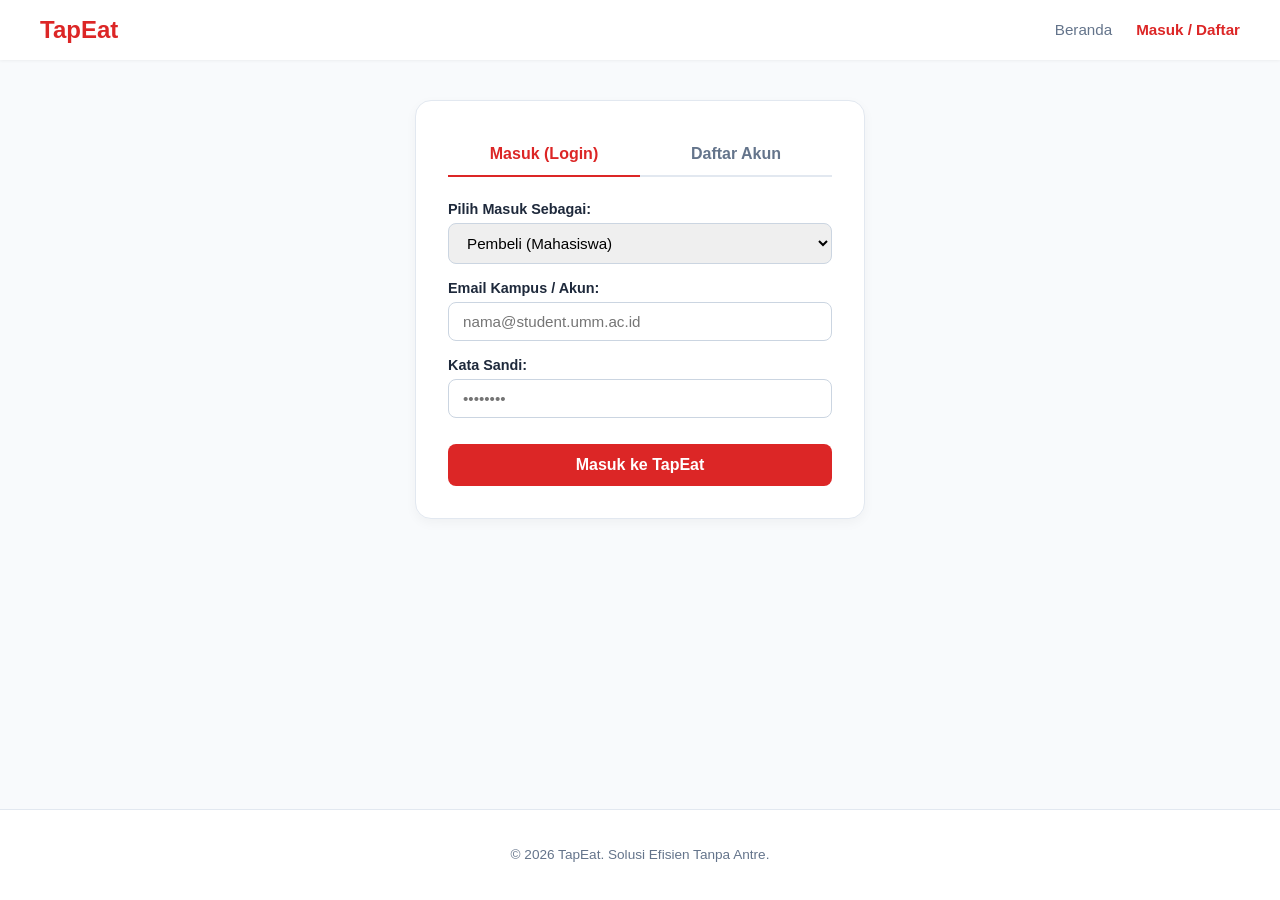
<file: src/html/login.html>
<!DOCTYPE html>
<html lang="id">
<head>
    <meta charset="UTF-8">
    <meta name="viewport" content="width=device-width, initial-scale=1.0">
    <title>Login & Register - TapEat</title>
    <link rel="stylesheet" href="../css/style.css">
    <style>
        :root { --primary-color: #dc2626; --primary-hover: #b91c1c; --bg-body: #f8fafc; --text-main: #1e293b; --text-muted: #64748b; }
        body { font-family: 'Segoe UI', Tahoma, Geneva, Verdana, sans-serif; background-color: var(--bg-body); color: var(--text-main); margin: 0; padding: 0; display: flex; flex-direction: column; min-height: 100vh; }
        header { background-color: #ffffff; padding: 16px 40px; display: flex; justify-content: space-between; align-items: center; box-shadow: 0 1px 3px rgba(0,0,0,0.05); }
        header h1 { color: var(--primary-color); font-size: 1.5rem; font-weight: 700; margin: 0; }
        header nav ul { list-style: none; display: flex; gap: 24px; margin: 0; padding: 0; align-items: center; }
        header nav ul li a { text-decoration: none; color: var(--text-muted); font-weight: 500; font-size: 0.95rem; }
        .auth-container { max-width: 450px; width: 90%; margin: 40px auto; background: #ffffff; border: 1px solid #e2e8f0; border-radius: 16px; box-shadow: 0 4px 12px rgba(0,0,0,0.04); padding: 32px; box-sizing: border-box; }
        .auth-tabs { display: flex; margin-bottom: 24px; border-bottom: 2px solid #e2e8f0; }
        .tab-btn { flex: 1; background: none; border: none; padding: 12px; font-size: 1rem; font-weight: 600; color: var(--text-muted); cursor: pointer; text-align: center; }
        .tab-btn.active { color: var(--primary-color); border-bottom: 2px solid var(--primary-color); margin-bottom: -2px; }
        .auth-form { display: none; }
        .auth-form.active { display: block; }
        .form-group { margin-bottom: 16px; }
        .form-group label { display: block; font-weight: 600; font-size: 0.9rem; margin-bottom: 6px; }
        .form-group input, .form-group select { width: 100%; padding: 10px 14px; border: 1px solid #cbd5e1; border-radius: 8px; font-size: 0.95rem; box-sizing: border-box; }
        .btn-submit { background-color: var(--primary-color); color: white; border: none; width: 100%; padding: 12px; border-radius: 8px; font-weight: 600; font-size: 1rem; cursor: pointer; margin-top: 10px; }
        
        #toast-notification { visibility: hidden; min-width: 250px; background-color: #1e293b; color: #fff; text-align: center; border-radius: 8px; padding: 14px 20px; position: fixed; z-index: 1000; right: 30px; bottom: 30px; font-size: 0.95rem; box-shadow: 0 4px 12px rgba(0,0,0,0.15); }
        #toast-notification.show { visibility: visible; animation: fadein 0.3s, fadeout 0.3s 2.2s; }
        @keyframes fadein { from {bottom: 0; opacity: 0;} to {bottom: 30px; opacity: 1;} }
        @keyframes fadeout { from {bottom: 30px; opacity: 1;} to {bottom: 0; opacity: 0;} }

        footer { text-align: center; padding: 24px; color: var(--text-muted); font-size: 0.85rem; margin-top: auto; border-top: 1px solid #e2e8f0; background: #ffffff; }
    </style>
</head>
<body>
    <header>
        <h1>TapEat</h1>
        <nav>
            <ul>
                <li><a href="../../index.php">Beranda</a></li>
                <li><a href="login.html" style="color: var(--primary-color); font-weight: 600;">Masuk / Daftar</a></li>
            </ul>
        </nav>
    </header>

    <main class="auth-container">
        <div class="auth-tabs">
            <button class="tab-btn active" onclick="switchTab('login')">Masuk (Login)</button>
            <button class="tab-btn" onclick="switchTab('register')">Daftar Akun</button>
        </div>

        <!-- FORM LOGIN DENGAN PILIHAN ROLE -->
        <form id="login-form" class="auth-form active" onsubmit="handleLogin(event)">
            <div class="form-group">
                <label>Pilih Masuk Sebagai:</label>
                <select id="login-role" required>
                    <option value="buyer">Pembeli (Mahasiswa)</option>
                    <option value="seller">Penjual (Stand Kantin)</option>
                    <option value="admin">Administrator</option>
                </select>
            </div>
            <div class="form-group">
                <label>Email Kampus / Akun:</label>
                <input type="email" placeholder="nama@student.umm.ac.id" required>
            </div>
            <div class="form-group">
                <label>Kata Sandi:</label>
                <input type="password" placeholder="••••••••" required>
            </div>
            <button type="submit" class="btn-submit">Masuk ke TapEat</button>
        </form>

        <!-- FORM REGISTER -->
        <form id="register-form" class="auth-form" onsubmit="event.preventDefault(); showToast('✓ Registrasi Berhasil! Silakan Masuk.'); setTimeout(() => switchTab('login'), 1500);">
            <div class="form-group">
                <label>Nama Lengkap:</label>
                <input type="text" placeholder="Nindi Laura" required>
            </div>
            <div class="form-group">
                <label>Email Kampus:</label>
                <input type="email" placeholder="nama@student.umm.ac.id" required>
            </div>
            <div class="form-group">
                <label>Kata Sandi Baru:</label>
                <input type="password" placeholder="••••••••" required>
            </div>
            <button type="submit" class="btn-submit">Daftar Sebagai Pembeli</button>
        </form>
    </main>

    <div id="toast-notification">Notifikasi</div>
    <footer><p>&copy; 2026 TapEat. Solusi Efisien Tanpa Antre.</p></footer>

    <script>
        function switchTab(tabName) {
            document.getElementById('login-form').classList.toggle('active', tabName === 'login');
            document.getElementById('register-form').classList.toggle('active', tabName === 'register');
            document.querySelectorAll('.tab-btn').forEach((btn, idx) => {
                btn.classList.toggle('active', (tabName === 'login' && idx === 0) || (tabName === 'register' && idx === 1));
            });
        }

        function handleLogin(e) {
            e.preventDefault();
            const role = document.getElementById('login-role').value;
            showToast('✓ Login Berhasil!');
            
            setTimeout(() => {
                if (role === 'seller') {
                    window.location.href = '../../Penjual/dashboard.html';
                } else if (role === 'admin') {
                    window.location.href = '../php/admin.php';
                } else {
                    window.location.href = '../../index.php';
                }
            }, 1200);
        }

        function showToast(message) {
            const toast = document.getElementById('toast-notification');
            toast.textContent = message;
            toast.className = "show";
            setTimeout(() => { toast.className = toast.className.replace("show", ""); }, 2200);
        }
    </script>
</body>
</html>
</file>
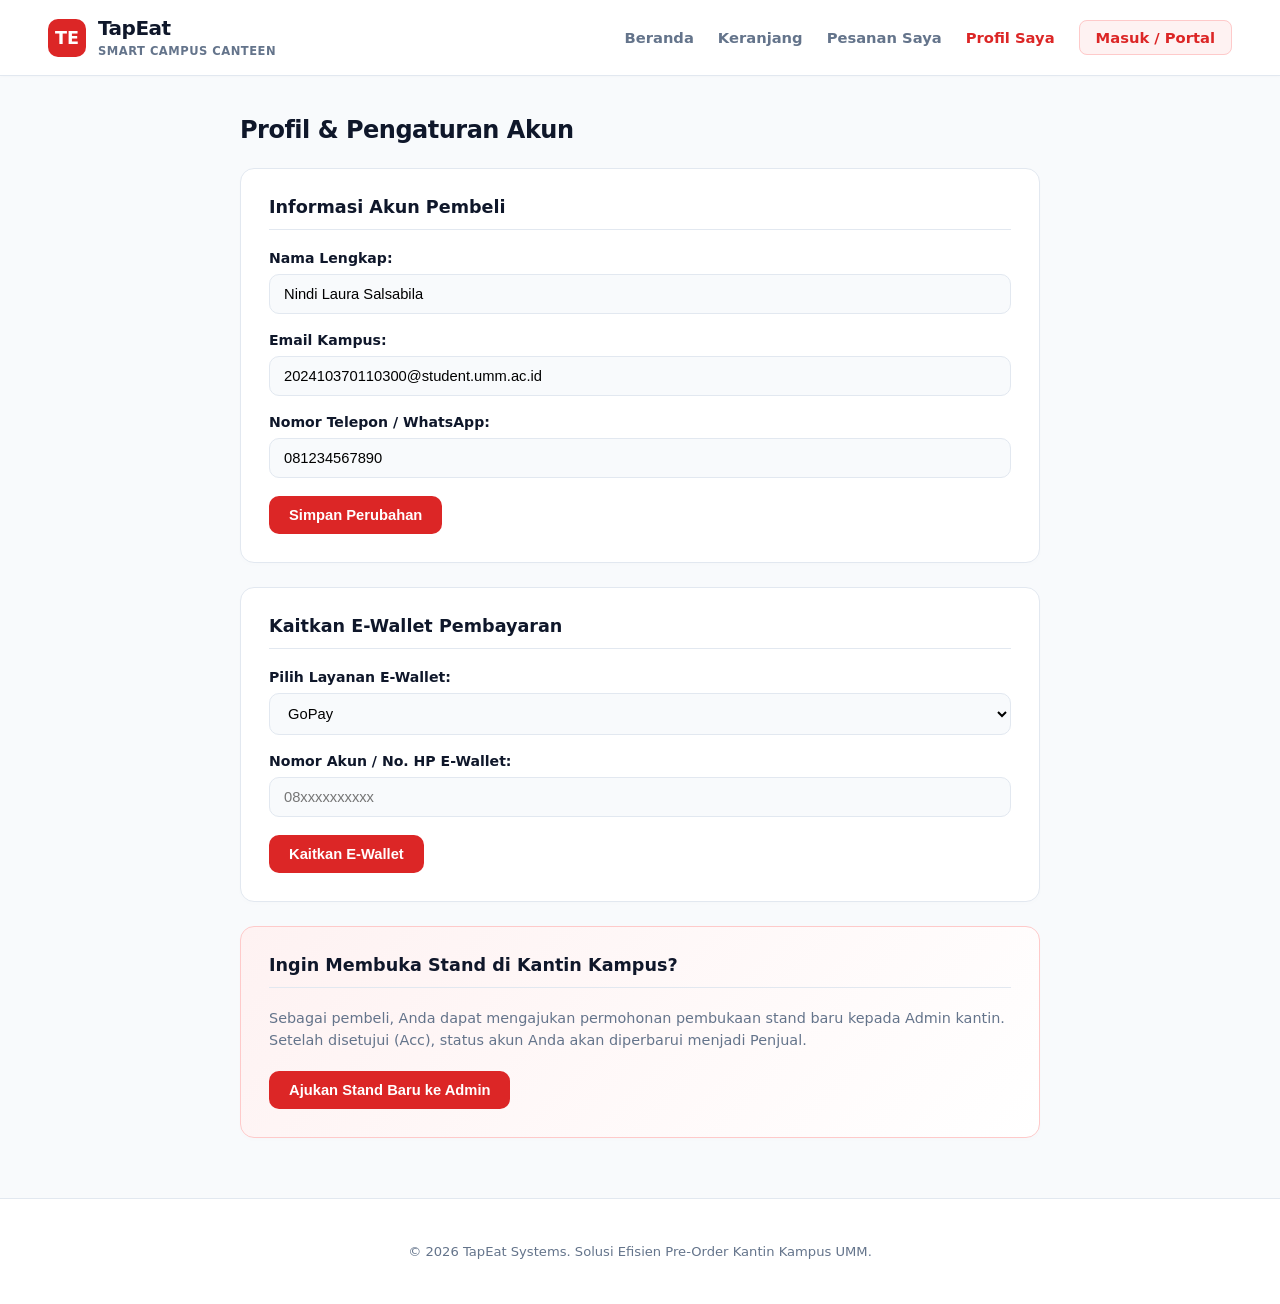
<file: src/html/profile.html>
<!DOCTYPE html>
<html lang="id">
<head>
    <meta charset="UTF-8">
    <meta name="viewport" content="width=device-width, initial-scale=1.0">
    <title>Profil & Pengaturan Akun - TapEat</title>
    <style>
        :root {
            --primary: #dc2626;
            --primary-hover: #b91c1c;
            --bg-body: #f8fafc;
            --surface: #ffffff;
            --text-main: #0f172a;
            --text-muted: #64748b;
            --border: #e2e8f0;
            --radius: 14px;
        }

        body {
            font-family: 'Segoe UI', system-ui, -apple-system, sans-serif;
            background-color: var(--bg-body);
            color: var(--text-main);
            margin: 0;
            padding: 0;
            -webkit-font-smoothing: antialiased;
        }

        /* Navbar Korporat Modern */
        header {
            background-color: var(--surface);
            padding: 16px 48px;
            display: flex;
            justify-content: space-between;
            align-items: center;
            border-bottom: 1px solid var(--border);
            position: sticky;
            top: 0;
            z-index: 100;
            box-shadow: 0 1px 3px rgba(0,0,0,0.02);
        }

        .brand-container {
            display: flex;
            align-items: center;
            gap: 12px;
        }

        .brand-logo {
            background: var(--primary);
            color: white;
            width: 38px;
            height: 38px;
            border-radius: 10px;
            display: flex;
            align-items: center;
            justify-content: center;
            font-weight: 800;
            font-size: 1.1rem;
        }

        .brand-name h1 {
            color: var(--text-main);
            font-size: 1.25rem;
            font-weight: 800;
            margin: 0;
            letter-spacing: -0.5px;
        }

        .brand-name span {
            font-size: 0.72rem;
            color: var(--text-muted);
            font-weight: 600;
            text-transform: uppercase;
            letter-spacing: 0.5px;
        }

        header nav ul {
            list-style: none;
            display: flex;
            gap: 24px;
            margin: 0;
            padding: 0;
            align-items: center;
        }

        header nav ul li a {
            text-decoration: none;
            color: var(--text-muted);
            font-weight: 600;
            font-size: 0.92rem;
            transition: color 0.2s;
        }

        header nav ul li a:hover, header nav ul li a.active {
            color: var(--primary);
        }

        .btn-auth-nav {
            background: #fef2f2;
            color: var(--primary) !important;
            padding: 8px 16px;
            border-radius: 8px;
            border: 1px solid #fecaca;
        }

        /* Main Workspace */
        .main-container {
            max-width: 800px;
            margin: 40px auto;
            padding: 0 24px;
        }

        .page-title {
            font-size: 1.5rem;
            font-weight: 800;
            margin-bottom: 24px;
            color: var(--text-main);
            letter-spacing: -0.5px;
        }

        .card-box {
            background: var(--surface);
            border: 1px solid var(--border);
            border-radius: var(--radius);
            padding: 28px;
            box-shadow: 0 2px 6px rgba(0,0,0,0.01);
            margin-bottom: 24px;
        }

        .card-box h3 {
            margin-top: 0;
            font-size: 1.1rem;
            font-weight: 700;
            margin-bottom: 20px;
            color: var(--text-main);
            border-bottom: 1px solid var(--border);
            padding-bottom: 12px;
        }

        .form-group {
            margin-bottom: 18px;
        }

        .form-group label {
            display: block;
            font-weight: 600;
            font-size: 0.88rem;
            margin-bottom: 8px;
        }

        .form-group input, .form-group select {
            width: 100%;
            padding: 11px 14px;
            border: 1px solid var(--border);
            border-radius: 10px;
            font-size: 0.92rem;
            outline: none;
            background: #f8fafc;
            box-sizing: border-box;
        }

        .btn-save {
            background-color: var(--primary);
            color: white;
            border: none;
            padding: 11px 20px;
            border-radius: 10px;
            font-weight: 700;
            font-size: 0.92rem;
            cursor: pointer;
            transition: filter 0.2s;
        }

        .btn-save:hover {
            filter: brightness(0.9);
        }

        .stand-proposal-section {
            background: linear-gradient(135deg, #fef2f2 0%, #ffffff 100%);
            border: 1px solid #fecaca;
        }

        .btn-proposal {
            display: inline-block;
            background-color: var(--primary);
            color: white;
            padding: 11px 20px;
            border-radius: 10px;
            font-weight: 700;
            text-decoration: none;
            font-size: 0.92rem;
            transition: filter 0.2s;
            border: none;
            cursor: pointer;
        }

        .btn-proposal:hover {
            filter: brightness(0.9);
        }

        /* Toast Notification */
        #toast-notification {
            visibility: hidden; min-width: 280px; background-color: #0f172a; color: #fff; text-align: center; border-radius: 10px; padding: 14px 22px; position: fixed; z-index: 1000; right: 30px; bottom: 30px; font-size: 0.92rem; box-shadow: 0 10px 25px rgba(0,0,0,0.15); border-left: 4px solid #10b981;
        }
        #toast-notification.show { visibility: visible; animation: fadein 0.3s, fadeout 0.3s 2.2s; }
        @keyframes fadein { from {bottom: 0; opacity: 0;} to {bottom: 30px; opacity: 1;} }
        @keyframes fadeout { from {bottom: 30px; opacity: 1;} to {bottom: 0; opacity: 0;} }

        footer {
            text-align: center;
            padding: 32px;
            color: var(--text-muted);
            font-size: 0.82rem;
            margin-top: 60px;
            border-top: 1px solid var(--border);
            background-color: var(--surface);
        }
    </style>
</head>
<body>

    <!-- Header Korporat Modern -->
    <header>
        <div class="brand-container">
            <div class="brand-logo">TE</div>
            <div class="brand-name">
                <h1>TapEat</h1>
                <span>Smart Campus Canteen</span>
            </div>
        </div>
        <nav>
            <ul>
                <li><a href="../../index.php">Beranda</a></li>
                <li><a href="keranjang.html">Keranjang</a></li>
                <li><a href="status.html">Pesanan Saya</a></li>
                <li><a href="profile.html" class="active">Profil Saya</a></li>
                <li><a href="login.html" class="btn-auth-nav">Masuk / Portal</a></li>
            </ul>
        </nav>
    </header>

    <main class="main-container">
        <h2 class="page-title">Profil & Pengaturan Akun</h2>

        <!-- Kartu Edit Profil -->
        <div class="card-box">
            <h3>Informasi Akun Pembeli</h3>
            <form onsubmit="event.preventDefault(); showToast('✓ Profil berhasil diperbarui!');">
                <div class="form-group">
                    <label for="nama">Nama Lengkap:</label>
                    <input type="text" id="nama" value="Nindi Laura Salsabila" required>
                </div>
                <div class="form-group">
                    <label for="email">Email Kampus:</label>
                    <input type="email" id="email" value="202410370110300@student.umm.ac.id" required>
                </div>
                <div class="form-group">
                    <label for="phone">Nomor Telepon / WhatsApp:</label>
                    <input type="text" id="phone" value="081234567890" required>
                </div>
                <button type="submit" class="btn-save">Simpan Perubahan</button>
            </form>
        </div>

        <!-- Kartu Pengaitan E-Wallet -->
        <div class="card-box">
            <h3>Kaitkan E-Wallet Pembayaran</h3>
            <form onsubmit="event.preventDefault(); showToast('✓ E-Wallet berhasil dikaitkan!');">
                <div class="form-group">
                    <label for="ewallet">Pilih Layanan E-Wallet:</label>
                    <select id="ewallet">
                        <option value="gopay">GoPay</option>
                        <option value="ovo">OVO</option>
                        <option value="dana">DANA</option>
                        <option value="shopeepay">ShopeePay</option>
                    </select>
                </div>
                <div class="form-group">
                    <label for="ewallet-number">Nomor Akun / No. HP E-Wallet:</label>
                    <input type="text" id="ewallet-number" placeholder="08xxxxxxxxxx" required>
                </div>
                <button type="submit" class="btn-save">Kaitkan E-Wallet</button>
            </form>
        </div>

        <!-- Kartu Pengajuan Stand ke Admin -->
        <div class="card-box stand-proposal-section">
            <h3>Ingin Membuka Stand di Kantin Kampus?</h3>
            <p style="color: var(--text-muted); font-size: 0.9rem; margin-bottom: 20px; line-height: 1.5;">
                Sebagai pembeli, Anda dapat mengajukan permohonan pembukaan stand baru kepada Admin kantin. Setelah disetujui (Acc), status akun Anda akan diperbarui menjadi Penjual.
            </p>
            <button type="button" class="btn-proposal" onclick="showToast('✓ Formulir pengajuan stand terkirim ke Admin!')">Ajukan Stand Baru ke Admin</button>
        </div>
    </main>

    <!-- Toast Notification Element -->
    <div id="toast-notification">Notifikasi Berhasil</div>

    <footer><p>&copy; 2026 TapEat Systems. Solusi Efisien Pre-Order Kantin Kampus UMM.</p></footer>

    <script>
        function showToast(message) {
            const toast = document.getElementById('toast-notification');
            toast.textContent = message;
            toast.className = "show";
            setTimeout(() => { toast.className = toast.className.replace("show", ""); }, 2500);
        }
    </script>

</body>
</html>
</file>
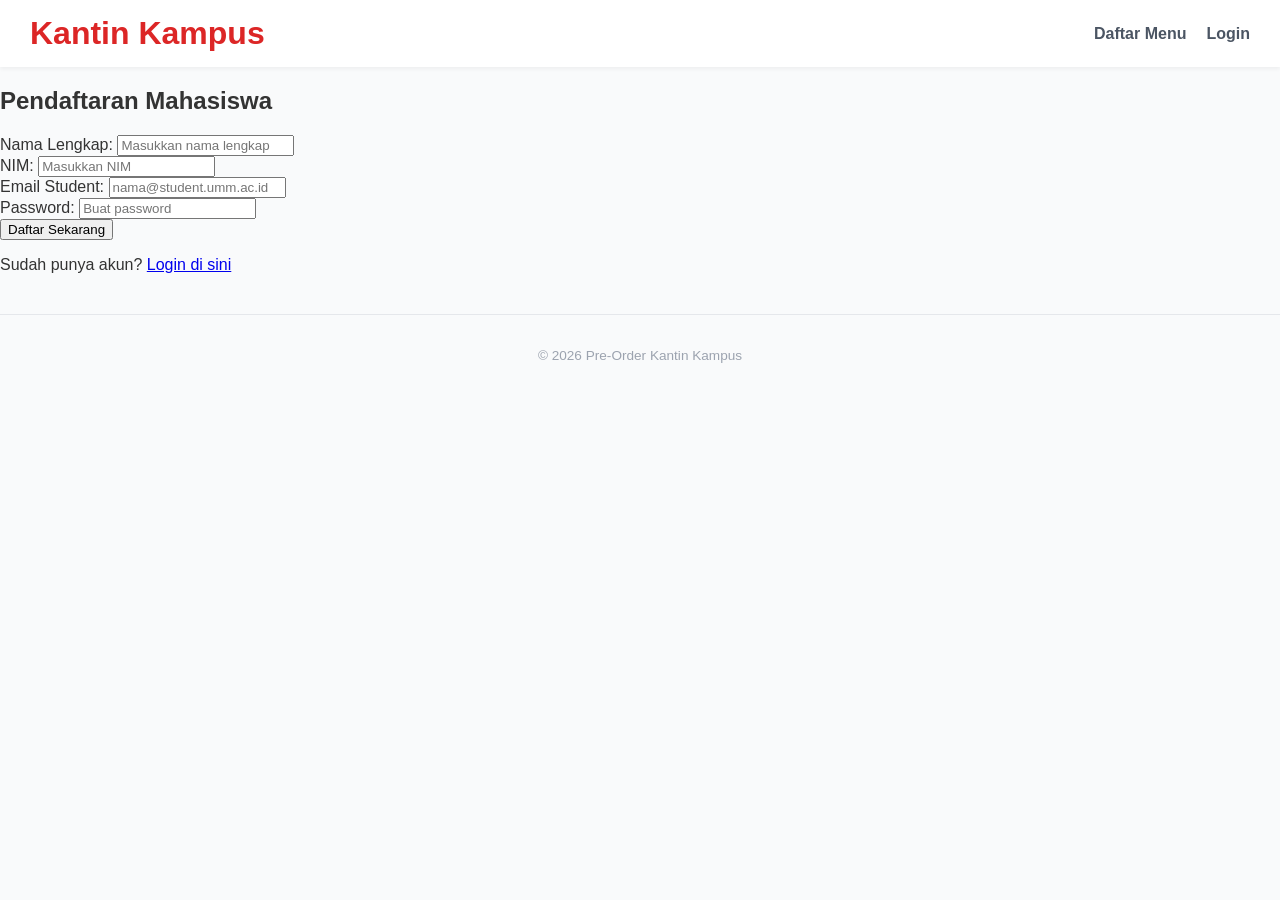
<file: src/html/register.html>
<!DOCTYPE html>
<html lang="id">
<head>
    <meta charset="UTF-8">
    <meta name="viewport" content="width=device-width, initial-scale=1.0">
    <title>Pendaftaran Mahasiswa - Pre-Order Kantin Kampus</title>
    <link rel="stylesheet" href="../css/style.css">
</head>
<body>
    <header>
        <h1>Kantin Kampus</h1>
        <nav>
            <ul>
                <li><a href="index.php">Daftar Menu</a></li>
                <li><a href="login.html">Login</a></li>
            </ul>
        </nav>
    </header>

    <!-- GUNAKAN CLASS login-container DI SINI -->
    <main class="login-container">
        <h2>Pendaftaran Mahasiswa</h2>

        <form action="login.html" method="POST">
            <div>
                <label for="nama">Nama Lengkap:</label>
                <input type="text" id="nama" name="nama" required placeholder="Masukkan nama lengkap">
            </div>

            <div>
                <label for="nim">NIM:</label>
                <input type="text" id="nim" name="nim" required placeholder="Masukkan NIM">
            </div>

            <div>
                <label for="email">Email Student:</label>
                <input type="email" id="email" name="email" required placeholder="nama@student.umm.ac.id">
            </div>

            <div>
                <label for="password">Password:</label>
                <input type="password" id="password" name="password" required placeholder="Buat password">
            </div>

            <button type="submit">Daftar Sekarang</button>
        </form>

        <p>Sudah punya akun? <a href="login.html">Login di sini</a></p>
    </main>

    <footer>
        <p>&copy; 2026 Pre-Order Kantin Kampus</p>
    </footer>
    <script src="../js/account.js"></script>
</body>
</html>
</file>
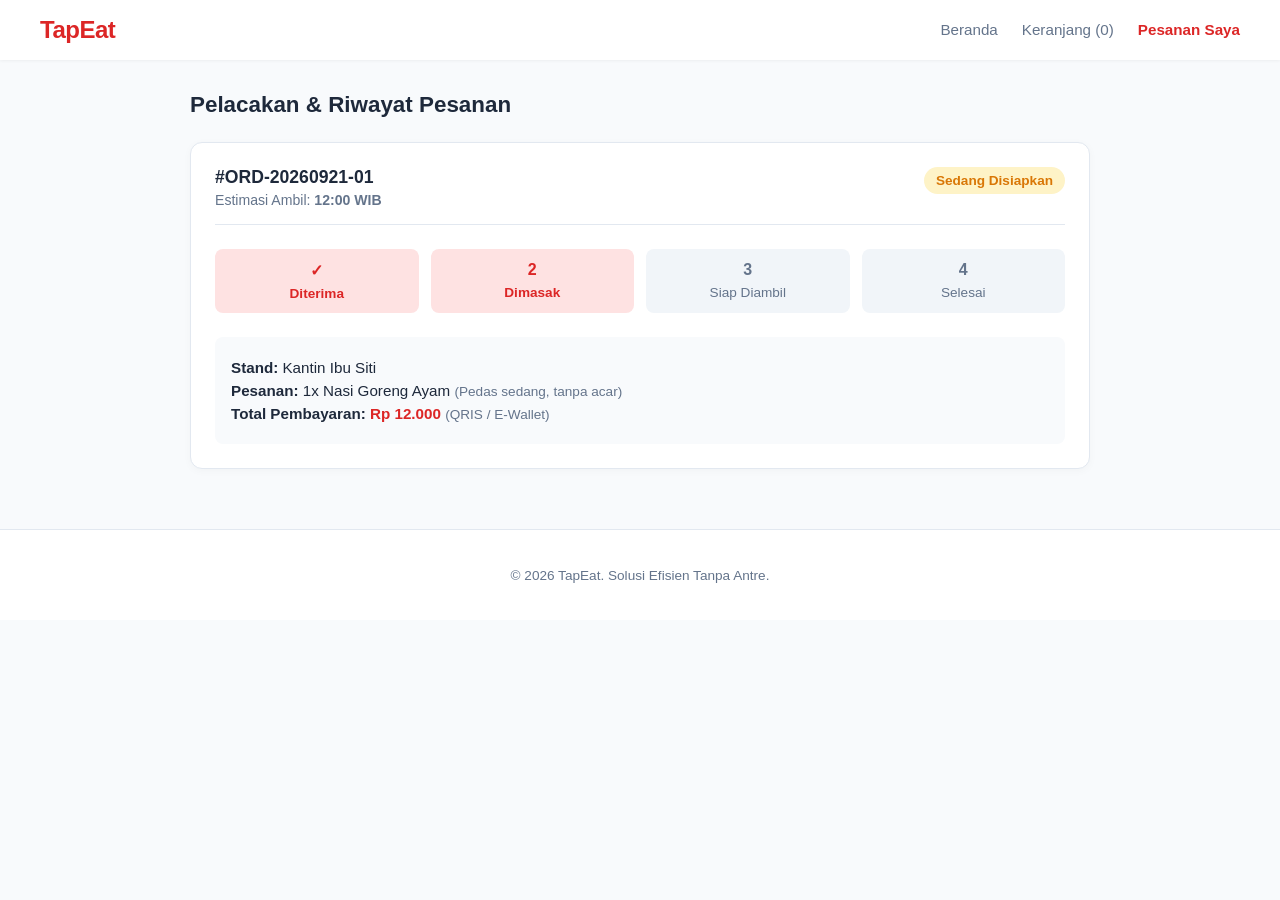
<file: src/html/status.html>
<!DOCTYPE html>
<html lang="id">
<head>
    <meta charset="UTF-8">
    <meta name="viewport" content="width=device-width, initial-scale=1.0">
    <title>Status Pesanan - TapEat</title>
    <link rel="stylesheet" href="../css/style.css">
    <style>
        :root {
            --primary-color: #dc2626;
            --primary-hover: #b91c1c;
            --bg-body: #f8fafc;
            --text-main: #1e293b;
            --text-muted: #64748b;
        }

        body {
            font-family: 'Segoe UI', Tahoma, Geneva, Verdana, sans-serif;
            background-color: var(--bg-body);
            color: var(--text-main);
            margin: 0;
            padding: 0;
        }

        header {
            background-color: #ffffff;
            padding: 16px 40px;
            display: flex;
            justify-content: space-between;
            align-items: center;
            box-shadow: 0 1px 3px rgba(0, 0, 0, 0.05);
            position: sticky;
            top: 0;
            z-index: 100;
        }

        header h1 {
            color: var(--primary-color);
            font-size: 1.5rem;
            font-weight: 700;
            letter-spacing: -0.5px;
            margin: 0;
        }

        header nav ul {
            list-style: none;
            display: flex;
            gap: 24px;
            margin: 0;
            padding: 0;
            align-items: center;
        }

        header nav ul li a {
            text-decoration: none;
            color: var(--text-muted);
            font-weight: 500;
            font-size: 0.95rem;
            transition: color 0.2s;
        }

        header nav ul li a:hover {
            color: var(--primary-color);
        }

        .main-container {
            max-width: 900px;
            margin: 32px auto;
            padding: 0 20px;
        }

        .page-title {
            font-size: 1.4rem;
            font-weight: 700;
            margin-bottom: 24px;
            color: var(--text-main);
        }

        /* Status Card */
        .status-card {
            background: #ffffff;
            border: 1px solid #e2e8f0;
            border-radius: 12px;
            padding: 24px;
            box-shadow: 0 2px 8px rgba(0, 0, 0, 0.03);
            margin-bottom: 24px;
        }

        .status-header {
            display: flex;
            justify-content: space-between;
            align-items: flex-start;
            margin-bottom: 20px;
            border-bottom: 1px solid #e2e8f0;
            padding-bottom: 16px;
        }

        .order-id {
            font-size: 1.1rem;
            font-weight: 700;
            color: var(--text-main);
            margin: 0 0 4px 0;
        }

        .est-time {
            font-size: 0.88rem;
            color: var(--text-muted);
            margin: 0;
        }

        .badge-process {
            background-color: #fef3c7;
            color: #d97706;
            font-size: 0.85rem;
            font-weight: 600;
            padding: 6px 12px;
            border-radius: 20px;
        }

        /* Timeline Progress Bar Horizontal */
        .order-steps {
            display: grid;
            grid-template-columns: repeat(4, 1fr);
            gap: 12px;
            margin: 24px 0;
        }

        .step-item {
            background-color: #f1f5f9;
            color: var(--text-muted);
            padding: 12px 8px;
            border-radius: 8px;
            font-size: 0.85rem;
            font-weight: 500;
            text-align: center;
            display: flex;
            flex-direction: column;
            align-items: center;
            gap: 6px;
        }

        .step-item.active {
            background-color: #fee2e2;
            color: var(--primary-color);
            font-weight: 600;
        }

        .step-item .icon {
            font-size: 1rem;
            font-weight: bold;
        }

        /* Detail Pesanan List */
        .order-detail-list {
            margin-top: 20px;
            background-color: #f8fafc;
            border-radius: 8px;
            padding: 16px;
        }

        .order-detail-list p {
            margin: 6px 0;
            color: var(--text-main);
            font-size: 0.95rem;
        }

        footer {
            text-align: center;
            padding: 24px;
            color: var(--text-muted);
            font-size: 0.85rem;
            margin-top: 60px;
            border-top: 1px solid #e2e8f0;
            background-color: #ffffff;
        }
    </style>
</head>
<body>

    <!-- Header & Navigasi -->
    <header>
        <h1>TapEat</h1>
        <nav>
            <ul>
                <li><a href="../../index.php">Beranda</a></li>
                <li><a href="keranjang.html">Keranjang (0)</a></li>
                <li><a href="status.html" style="color: var(--primary-color); font-weight: 600;">Pesanan Saya</a></li>
            </ul>
        </nav>
    </header>

    <!-- Main Content -->
    <main class="main-container">
        <h2 class="page-title">Pelacakan & Riwayat Pesanan</h2>

        <!-- KARTU PESANAN AKTIF -->
        <div class="status-card">
            <div class="status-header">
                <div>
                    <h3 class="order-id">#ORD-20260921-01</h3>
                    <p class="est-time">Estimasi Ambil: <strong>12:00 WIB</strong></p>
                </div>
                <span class="badge-process">Sedang Disiapkan</span>
            </div>

            <!-- TIMELINE STATUS (Berjajar rapi ke samping) -->
            <div class="order-steps">
                <div class="step-item active">
                    <span class="icon">✓</span>
                    <span>Diterima</span>
                </div>
                <div class="step-item active">
                    <span class="icon">2</span>
                    <span>Dimasak</span>
                </div>
                <div class="step-item">
                    <span class="icon">3</span>
                    <span>Siap Diambil</span>
                </div>
                <div class="step-item">
                    <span class="icon">4</span>
                    <span>Selesai</span>
                </div>
            </div>

            <div class="order-detail-list">
                <p><strong>Stand:</strong> Kantin Ibu Siti</p>
                <p><strong>Pesanan:</strong> 1x Nasi Goreng Ayam <span style="color: var(--text-muted); font-size: 0.85rem;">(Pedas sedang, tanpa acar)</span></p>
                <p><strong>Total Pembayaran:</strong> <strong style="color: var(--primary-color);">Rp 12.000</strong> <span style="font-size: 0.85rem; color: var(--text-muted);">(QRIS / E-Wallet)</span></p>
            </div>
        </div>
    </main>

    <!-- Footer -->
    <footer>
        <p>&copy; 2026 TapEat. Solusi Efisien Tanpa Antre.</p>
    </footer>

</body>
</html>
</file>
<file: src/css/style.css>
/* Pengaturan Dasar Halaman */
body {
    font-family: Arial, sans-serif;
    margin: 0;
    padding: 0;
    background-color: #f9fafb;
    color: #333;
}

header {
    background-color: #ffffff;
    padding: 15px 30px;
    display: flex;
    justify-content: space-between;
    align-items: center;
    box-shadow: 0 2px 4px rgba(0,0,0,0.05);
}

header h1 {
    color: #dc2626;
    margin: 0;
}

header nav ul {
    list-style: none;
    display: flex;
    gap: 20px;
    margin: 0;
    padding: 0;
}

header nav ul li a {
    text-decoration: none;
    color: #4b5563;
    font-weight: 600;
}

header nav ul li a:hover {
    color: #dc2626;
}

/* Konten Utama */
.main-container {
    max-width: 1100px;
    margin: 20px auto;
    padding: 0 20px;
}

/* Bagian Daftar Menu Makanan */
#daftar-makanan {
    margin-top: 30px;
}

#daftar-makanan > h3 {
    font-size: 1.4rem;
    font-weight: bold;
    margin-bottom: 20px;
    color: #1f2937;
    width: 100%;
}

/* Mengatur agar kartu menu berjajar ke samping dengan rapi dan responsif */
.menu-grid {
    display: grid;
    grid-template-columns: repeat(auto-fill, minmax(240px, 1fr));
    gap: 20px;
    width: 100%;
}

/* Desain Kartu Makanan (Food Card) */
.food-card {
    background: #ffffff;
    border: 1px solid #e5e7eb;
    border-radius: 10px;
    padding: 15px;
    box-shadow: 0 2px 6px rgba(0,0,0,0.04);
    display: flex;
    flex-direction: column;
    justify-content: space-between;
}

.food-image img {
    width: 100%;
    height: 140px;
    object-fit: cover;
    border-radius: 8px;
}

.food-card h3 {
    font-size: 1.1rem;
    margin: 10px 0 5px 0;
    color: #111827;
}

.food-card p {
    margin: 4px 0;
    font-size: 0.9rem;
    color: #6b7280;
}

.food-card a {
    display: inline-block;
    text-align: center;
    background-color: #f3f4f6;
    color: #374151;
    text-decoration: none;
    padding: 8px;
    border-radius: 6px;
    margin-top: 10px;
    font-size: 0.9rem;
    font-weight: 500;
}

.food-card button {
    background-color: #dc2626;
    color: white;
    border: none;
    padding: 9px;
    border-radius: 6px;
    cursor: pointer;
    font-weight: 600;
    margin-top: 8px;
    width: 100%;
}

.food-card button:hover {
    background-color: #b91c1c;
}

/* Footer */
footer {
    text-align: center;
    padding: 20px;
    color: #9ca3af;
    font-size: 0.85rem;
    margin-top: 40px;
    border-top: 1px solid #e5e7eb;
}
</file>
<file: Assets/style.css>
* {
    margin: 0;
    padding: 0;
    box-sizing: border-box;
    font-family: -apple-system, BlinkMacSystemFont, "Segoe UI", Roboto, Helvetica, Arial, sans-serif;
}

:root {
    --primary-red: #e0292e;       
    --green-accent: #00880c;     
    --text-main: #111111;
    --text-muted: #676767;
    --bg-page: #ffffff;
    --bg-card: #ffffff;
    --border-light: #e8e8e8;
    --shadow-soft: 0 2px 12px rgba(0, 0, 0, 0.08);
}

body {
    background-color: var(--bg-page);
    color: var(--text-main);
    line-height: 1.5;
}

main {
    max-width: 1120px;
    margin: 0 auto;
    padding: 24px 16px;
}

hr {
    display: none; 
}


header {
    background-color: #ffffff;
    padding: 12px 32px;
    border-bottom: 1px solid var(--border-light);
    display: flex;
    justify-content: space-between;
    align-items: center;
    position: sticky;
    top: 0;
    z-index: 100;
}

header h1 {
    color: var(--primary-red);
    font-size: 2 rem;
    font-weight: 800;
    letter-spacing: -0.5px;
}

nav ul {
    display: flex;
    list-style: none;
    gap: 28px;
    align-items: center;
}

nav a {
    text-decoration: none;
    color: var(--text-main);
    font-weight: 600;
    font-size: 0.95rem;
    padding-bottom: 4px;
}

nav a:hover {
    color: var(--primary-red);
    border-bottom: 2px solid var(--primary-red);
}

#search-filter {
    margin: 20px 0 30px 0;
}

#search-filter form {
    display: flex;
    gap: 12px;
    align-items: center;
    background: transparent;
    padding: 0;
    box-shadow: none;
}

input[type="text"],
select {
    padding: 10px 18px;
    border: 1px solid var(--border-light);
    border-radius: 24px; /* Sudut membulat */
    font-size: 0.9rem;
    background-color: #f9f9f9;
    outline: none;
    transition: all 0.2s ease;
}

input[type="text"]:focus,
select:focus {
    background-color: #ffffff;
    border-color: var(--text-muted);
}

#search-filter input[type="text"] {
    flex: 1;
}

#search-filter button {
    background-color: var(--green-accent);
    color: #ffffff;
    border: none;
    padding: 10px 24px;
    border-radius: 24px;
    font-weight: 700;
    cursor: pointer;
}

#daftar-makanan h2 {
    font-size: 1.4rem;
    font-weight: 700;
    margin-bottom: 20px;
}

#daftar-makanan {
    display: grid;
    grid-template-columns: repeat(auto-fill, minmax(240px, 1fr));
    gap: 20px;
}

.food-card {
    background: var(--bg-card);
    border: 1px solid var(--border-light);
    border-radius: 16px; /* Sudut melengkung halus */
    padding: 12px;
    display: flex;
    flex-direction: column;
    box-shadow: var(--shadow-soft);
    transition: transform 0.2s ease;
}

.food-card:hover {
    transform: translateY(-4px);
}

.food-card img {
    width: 100%;
    height: 160px;
    object-fit: cover;
    border-radius: 12px;
    margin-bottom: 12px;
}

.food-card h3 {
    font-size: 1.05rem;
    font-weight: 700;
    color: var(--text-main);
    margin-bottom: 4px;
}

.food-card p {
    font-size: 0.85rem;
    color: var(--text-muted);
    margin-bottom: 4px;
}

.food-card p strong {
    color: var(--text-main);
    font-size: 0.95rem;
}

/* Tombol Aksi di Card */
.food-card a,
.food-card button {
    margin-top: 8px;
    text-align: center;
    padding: 8px 12px;
    border-radius: 20px;
    font-size: 0.85rem;
    font-weight: 600;
    text-decoration: none;
    cursor: pointer;
}

.food-card a {
    background-color: #f1f1f1;
    color: var(--text-main);
}

.food-card button {
    background-color: var(--primary-red);
    color: #ffffff;
    border: none;
}


form {
    background-color: #ffffff;
    padding: 24px;
    border-radius: 16px;
    border: 1px solid var(--border-light);
    box-shadow: var(--shadow-soft);
    max-width: 480px;
    margin: 0 auto;
}

form label {
    font-size: 0.85rem;
    font-weight: 600;
    color: var(--text-muted);
}

input[type="email"],
input[type="password"],
input[type="tel"],
input[type="number"],
input[type="time"],
textarea {
    width: 100%;
    padding: 10px 14px;
    margin-top: 6px;
    border: 1px solid var(--border-light);
    border-radius: 8px;
    font-size: 0.95rem;
    outline: none;
}


table {
    width: 100%;
    border-collapse: collapse;
    background: #ffffff;
    border-radius: 12px;
    overflow: hidden;
    border: 1px solid var(--border-light);
    box-shadow: var(--shadow-soft);
    margin-top: 16px;
}

th, td {
    padding: 14px 16px;
    text-align: left;
    font-size: 0.9rem;
    border-bottom: 1px solid var(--border-light);
}

th {
    background-color: #f8f8f8;
    color: var(--text-muted);
    font-weight: 700;
}

mark {
    background-color: #fff0f0;
    color: var(--primary-red);
    padding: 4px 10px;
    border-radius: 12px;
    font-weight: 600;
    font-size: 0.8rem;
}

footer {
    text-align: center;
    padding: 24px;
    font-size: 0.85rem;
    color: var(--text-muted);
    border-top: 1px solid var(--border-light);
    margin-top: 40px;
}
 /* ==========================================
   8. TAMPILAN KHUSUS HALAMAN LOGIN & REGISTER
   ========================================== */
.login-container {
    max-width: 400px;
    margin: 60px auto;
    padding: 32px 24px;
    background: #ffffff;
    border-radius: 16px;
    border: 1px solid var(--border-light);
    box-shadow: var(--shadow-soft);
    text-align: center;
}

.login-container h2 {
    font-size: 1.5rem;
    font-weight: 700;
    margin-bottom: 20px;
    color: var(--text-main);
}

.login-container form {
    box-shadow: none;
    border: none;
    padding: 0;
    max-width: 100%;
    text-align: left;
}

.login-container form div {
    margin-bottom: 16px;
}

.login-container label {
    display: block;
    font-size: 0.85rem;
    font-weight: 600;
    margin-bottom: 6px;
    color: var(--text-muted);
}

.login-container button {
    width: 100%;
    padding: 12px;
    border-radius: 24px;
    background-color: var(--primary-red);
    color: #ffffff;
    font-weight: 700;
    font-size: 0.95rem;
    border: none;
    cursor: pointer;
    margin-top: 10px;
}

.login-container p {
    margin-top: 16px;
    font-size: 0.85rem;
    color: var(--text-muted);
}

.login-container p a {
    color: var(--green-accent);
    font-weight: 600;
    text-decoration: none;
}

/* ==========================================
   9. TAMPILAN KHUSUS HALAMAN KERANJANG
   ========================================== */
.cart-section {
    background: #ffffff;
    border-radius: 16px;
    border: 1px solid var(--border-light);
    padding: 24px;
    box-shadow: var(--shadow-soft);
    margin-bottom: 24px;
}

.cart-section h2, 
.cart-section h3 {
    font-size: 1.25rem;
    font-weight: 700;
    margin-bottom: 16px;
}

/* Keranjang */
.cart-table {
    box-shadow: none;
    border: none;
    margin-top: 0;
}

.cart-table th {
    background-color: #f8f8f8;
    color: var(--text-muted);
    font-weight: 600;
    border-bottom: 1px solid var(--border-light);
}

.cart-table td {
    vertical-align: middle;
}

/* Hapus Keranjang */
.btn-delete {
    background-color: #fff0f0;
    color: var(--primary-red);
    border: 1px solid var(--primary-red);
    padding: 6px 12px;
    border-radius: 16px;
    font-size: 0.8rem;
    font-weight: 600;
    cursor: pointer;
}

.btn-delete:hover {
    background-color: var(--primary-red);
    color: #ffffff;
}

/* Form Pre-Order & Pengambilan */
.checkout-form {
    display: grid;
    grid-template-columns: 1fr 1fr;
    gap: 16px;
    box-shadow: none;
    border: none;
    padding: 0;
    max-width: 100%;
}

.checkout-form .form-group-full {
    grid-column: span 2;
}

.checkout-form button[type="submit"] {
    grid-column: span 2;
    background-color: var(--green-accent);
    color: #ffffff;
    padding: 12px;
    border-radius: 24px;
    font-size: 1rem;
    font-weight: 700;
    border: none;
    cursor: pointer;
    margin-top: 10px;
}

/* 10. TAMPILAN KHUSUS HALAMAN DETAIL MAKANAN */
.detail-container {
    background: #ffffff;
    border-radius: 16px;
    border: 1px solid var(--border-light);
    padding: 24px;
    box-shadow: var(--shadow-soft);
    max-width: 800px;
    margin: 20px auto;
}

.detail-card {
    display: grid;
    grid-template-columns: 300px 1fr;
    gap: 24px;
    align-items: start;
}

.detail-card img {
    width: 100%;
    height: 250px;
    object-fit: cover;
    border-radius: 12px;
}

.detail-info h2 {
    font-size: 1.5rem;
    font-weight: 700;
    margin-bottom: 8px;
    color: var(--text-main);
}

.detail-info p {
    font-size: 0.9rem;
    color: var(--text-muted);
    margin-bottom: 6px;
}

.detail-info p strong {
    color: var(--text-main);
}

.detail-info .price {
    font-size: 1.25rem;
    font-weight: 700;
    color: var(--primary-red);
    margin: 12px 0;
}

/* Form Pemesanan di Detail */
.detail-form {
    margin-top: 16px;
    padding: 0;
    box-shadow: none;
    border: none;
    max-width: 100%;
}

.detail-form .form-group {
    margin-bottom: 12px;
}

.detail-form label {
    display: block;
    font-size: 0.85rem;
    font-weight: 600;
    color: var(--text-muted);
    margin-bottom: 4px;
}

.detail-form button[type="submit"] {
    width: 100%;
    background-color: var(--primary-red);
    color: #ffffff;
    padding: 12px;
    border-radius: 24px;
    font-size: 0.95rem;
    font-weight: 700;
    border: none;
    cursor: pointer;
    margin-top: 10px;
}

/* Responsif untuk Layar HP */
@media (max-width: 600px) {
    .detail-card {
        grid-template-columns: 1fr;
    }
}

/*untuk register page
/* Meratakan teks tombol dan link di bawah form ke tengah */
.login-container p {
    margin-top: 16px;
    font-size: 0.85rem;
    color: var(--text-muted);
    text-align: center; /* Memastikan teks link "Sudah punya akun" di tengah */
}

.login-container h2 {
    font-size: 1.5rem;
    font-weight: 700;
    margin-bottom: 20px;
    color: var(--text-main);
    text-align: center; /* Memastikan judul "Pendaftaran Mahasiswa" di tengah */
}

/* ==========================================
   11. TAMPILAN KHUSUS HALAMAN STATUS PESANAN
   ========================================== */
.status-container {
    background: #ffffff;
    border-radius: 16px;
    border: 1px solid var(--border-light);
    padding: 24px;
    box-shadow: var(--shadow-soft);
    max-width: 850px;
    margin: 20px auto;
}

.status-card {
    border: 1px solid var(--border-light);
    border-radius: 12px;
    padding: 20px;
    margin-bottom: 20px;
    background-color: #fafafa;
}

.status-header {
    display: flex;
    justify-content: space-between;
    align-items: center;
    border-bottom: 1px solid var(--border-light);
    padding-bottom: 12px;
    margin-bottom: 12px;
}

.status-header h3 {
    font-size: 1.1rem;
    font-weight: 700;
}

/* Badge Status Pesanan */
.badge-status {
    padding: 6px 14px;
    border-radius: 20px;
    font-size: 0.8rem;
    font-weight: 700;
}

.badge-pending {
    background-color: #fff3cd;
    color: #856404;
}

.badge-process {
    background-color: #cce5ff;
    color: #004085;
}

.badge-ready {
    background-color: #d4edda;
    color: #155724;
}

.badge-completed {
    background-color: #e2e3e5;
    color: #383d41;
}

/* Timeline/Langkah-Langkah Pesanan */
.order-steps {
    display: flex;
    justify-content: space-between;
    margin: 20px 0;
    position: relative;
}

.step-item {
    text-align: center;
    flex: 1;
    font-size: 0.85rem;
    color: var(--text-muted);
    font-weight: 600;
}

.step-item.active {
    color: var(--green-accent);
}

.step-item .icon {
    width: 32px;
    height: 32px;
    background-color: #e0e0e0;
    border-radius: 50%;
    display: flex;
    align-items: center;
    justify-content: center;
    margin: 0 auto 8px auto;
    font-weight: 700;
    color: #ffffff;
}

.step-item.active .icon {
    background-color: var(--green-accent);
}

/* Detail Rincian Pesanan */
.order-detail-list {
    margin-top: 12px;
    font-size: 0.9rem;
}

.order-detail-list p {
    margin-bottom: 4px;
    color: var(--text-muted);
}

.order-detail-list p strong {
    color: var(--text-main);
}
</file>
